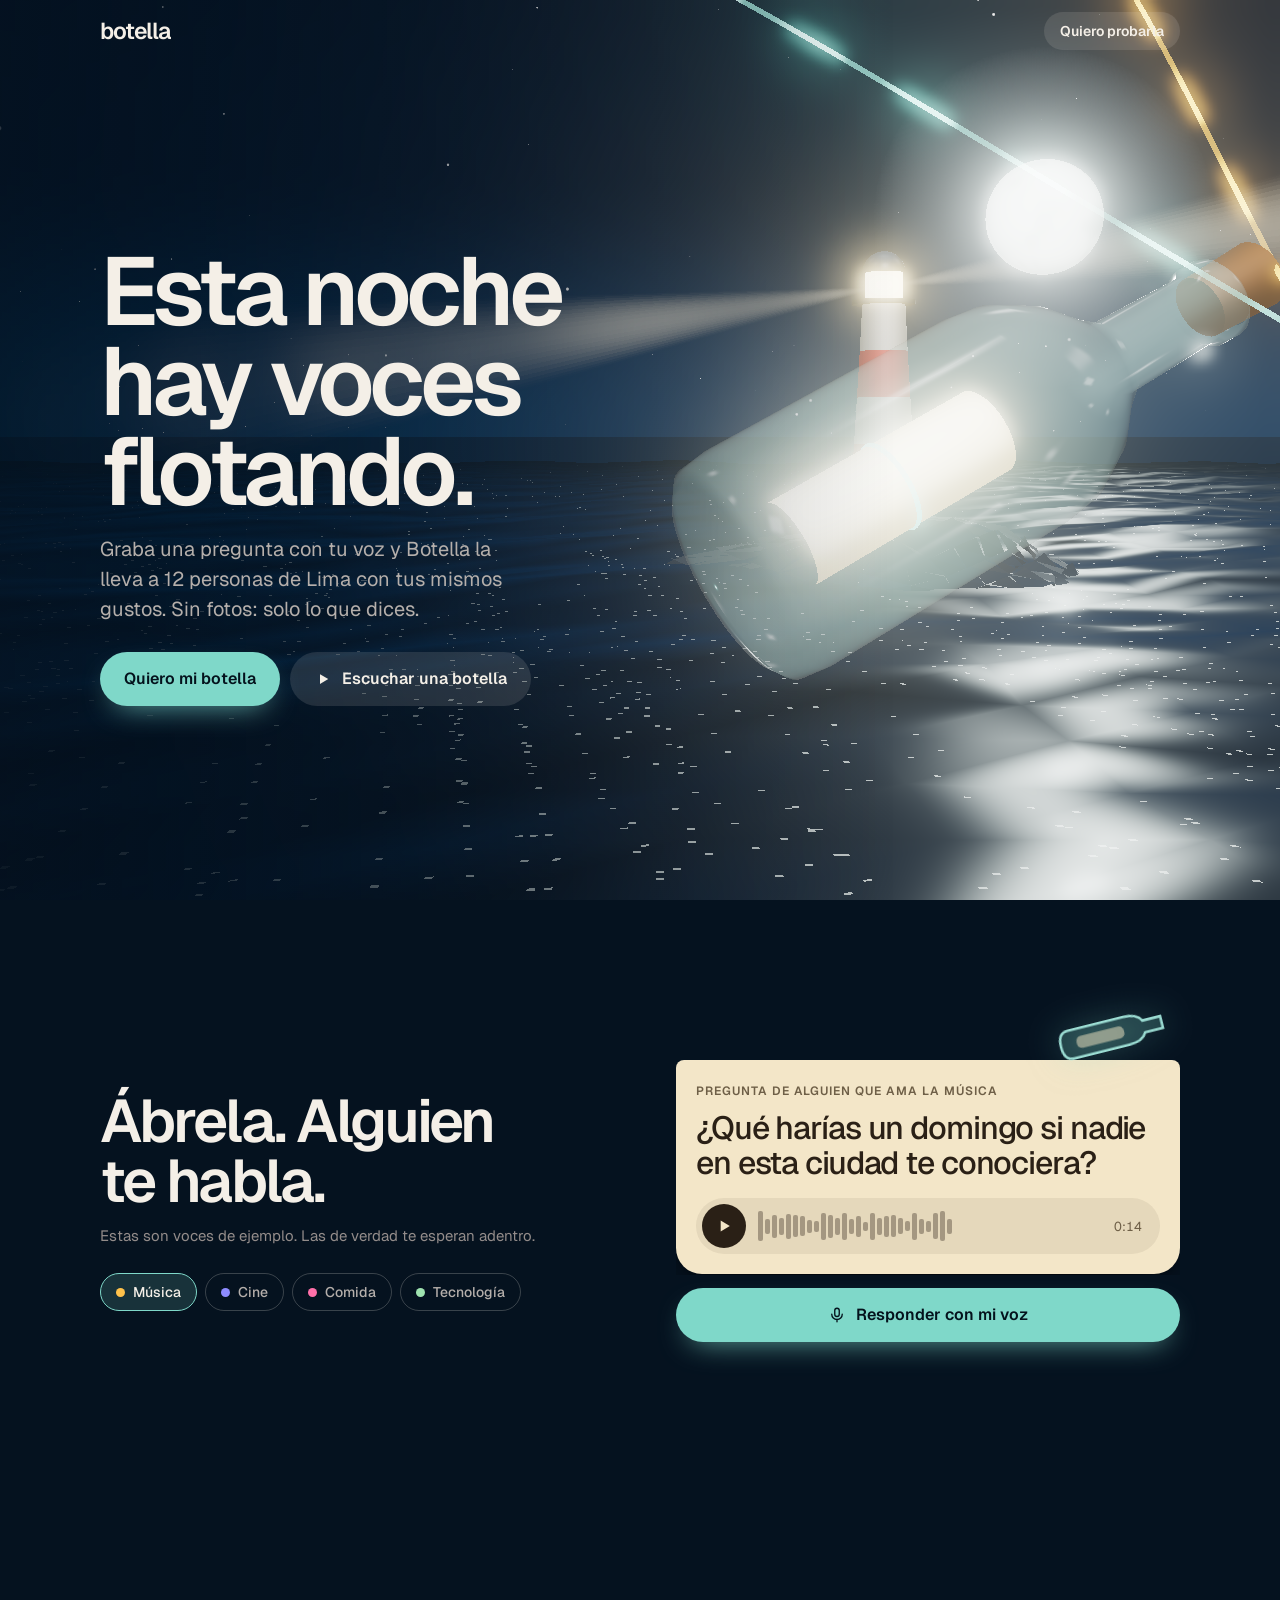
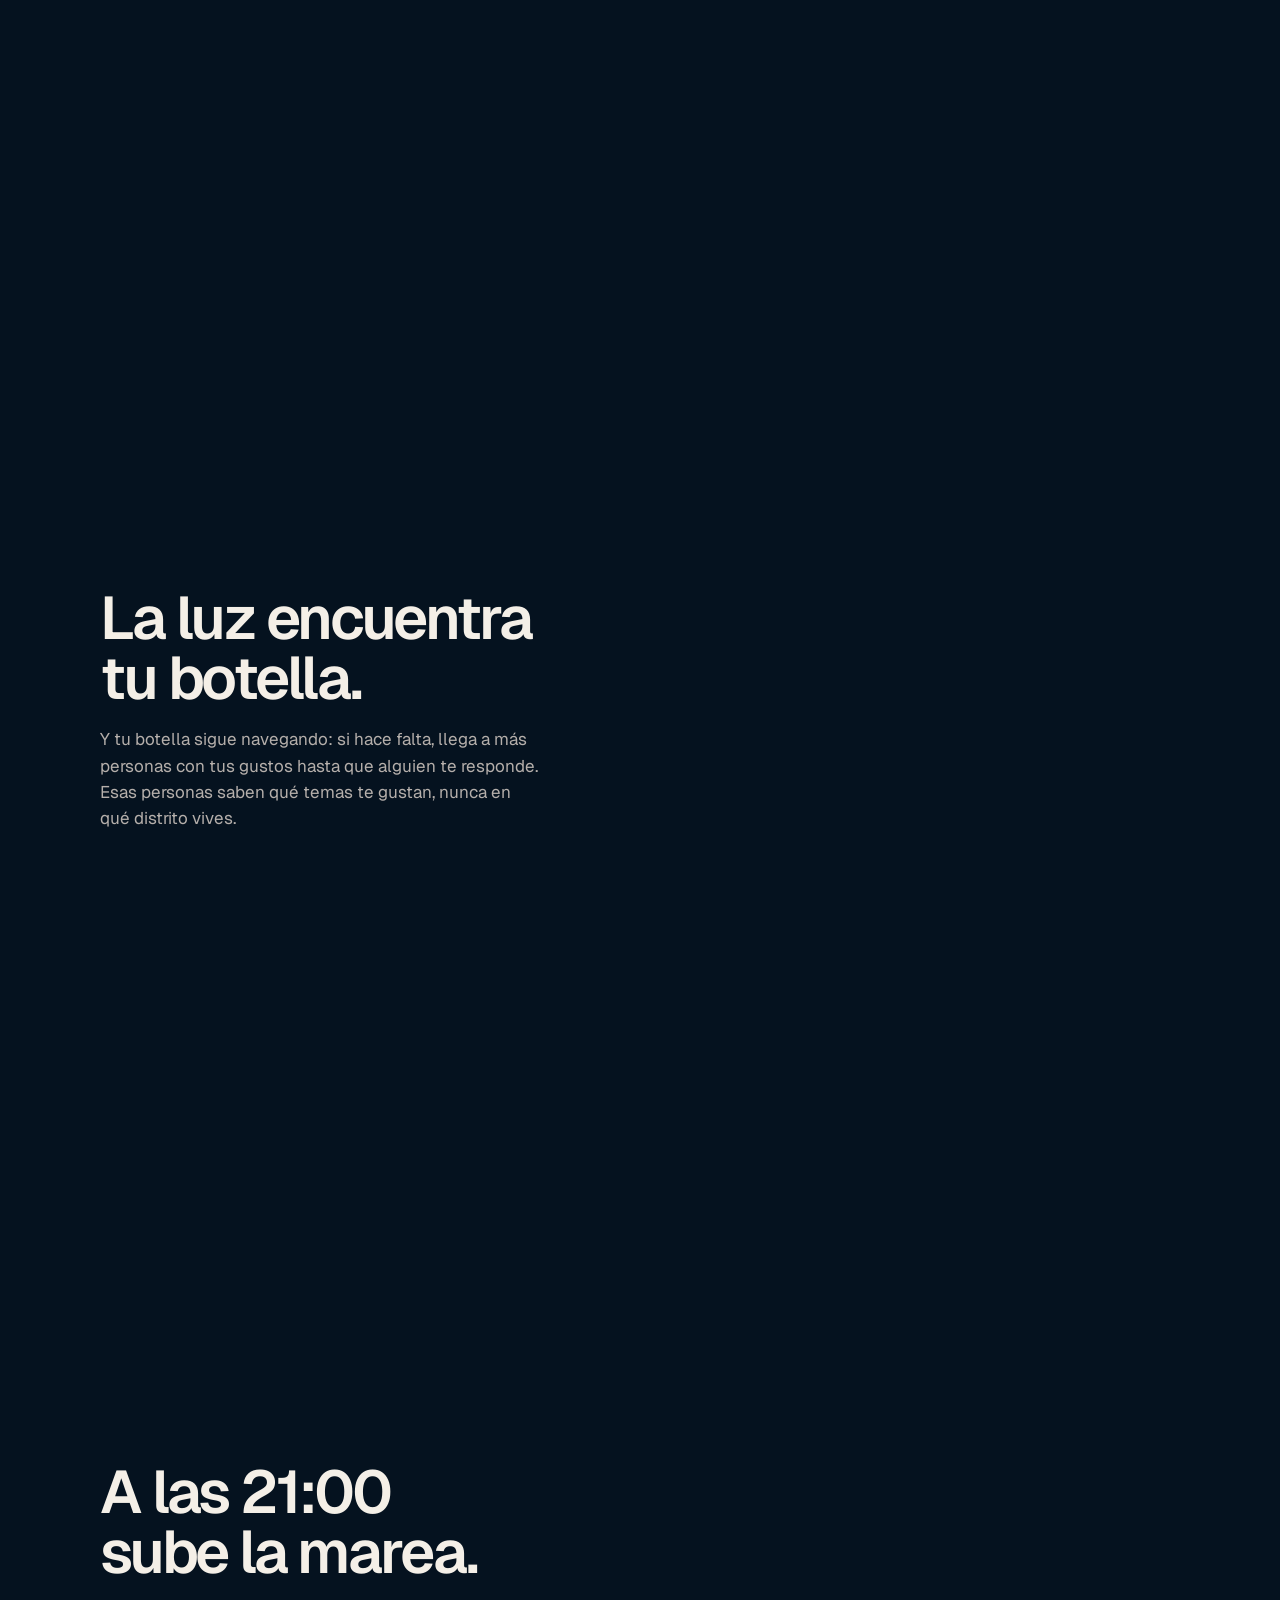
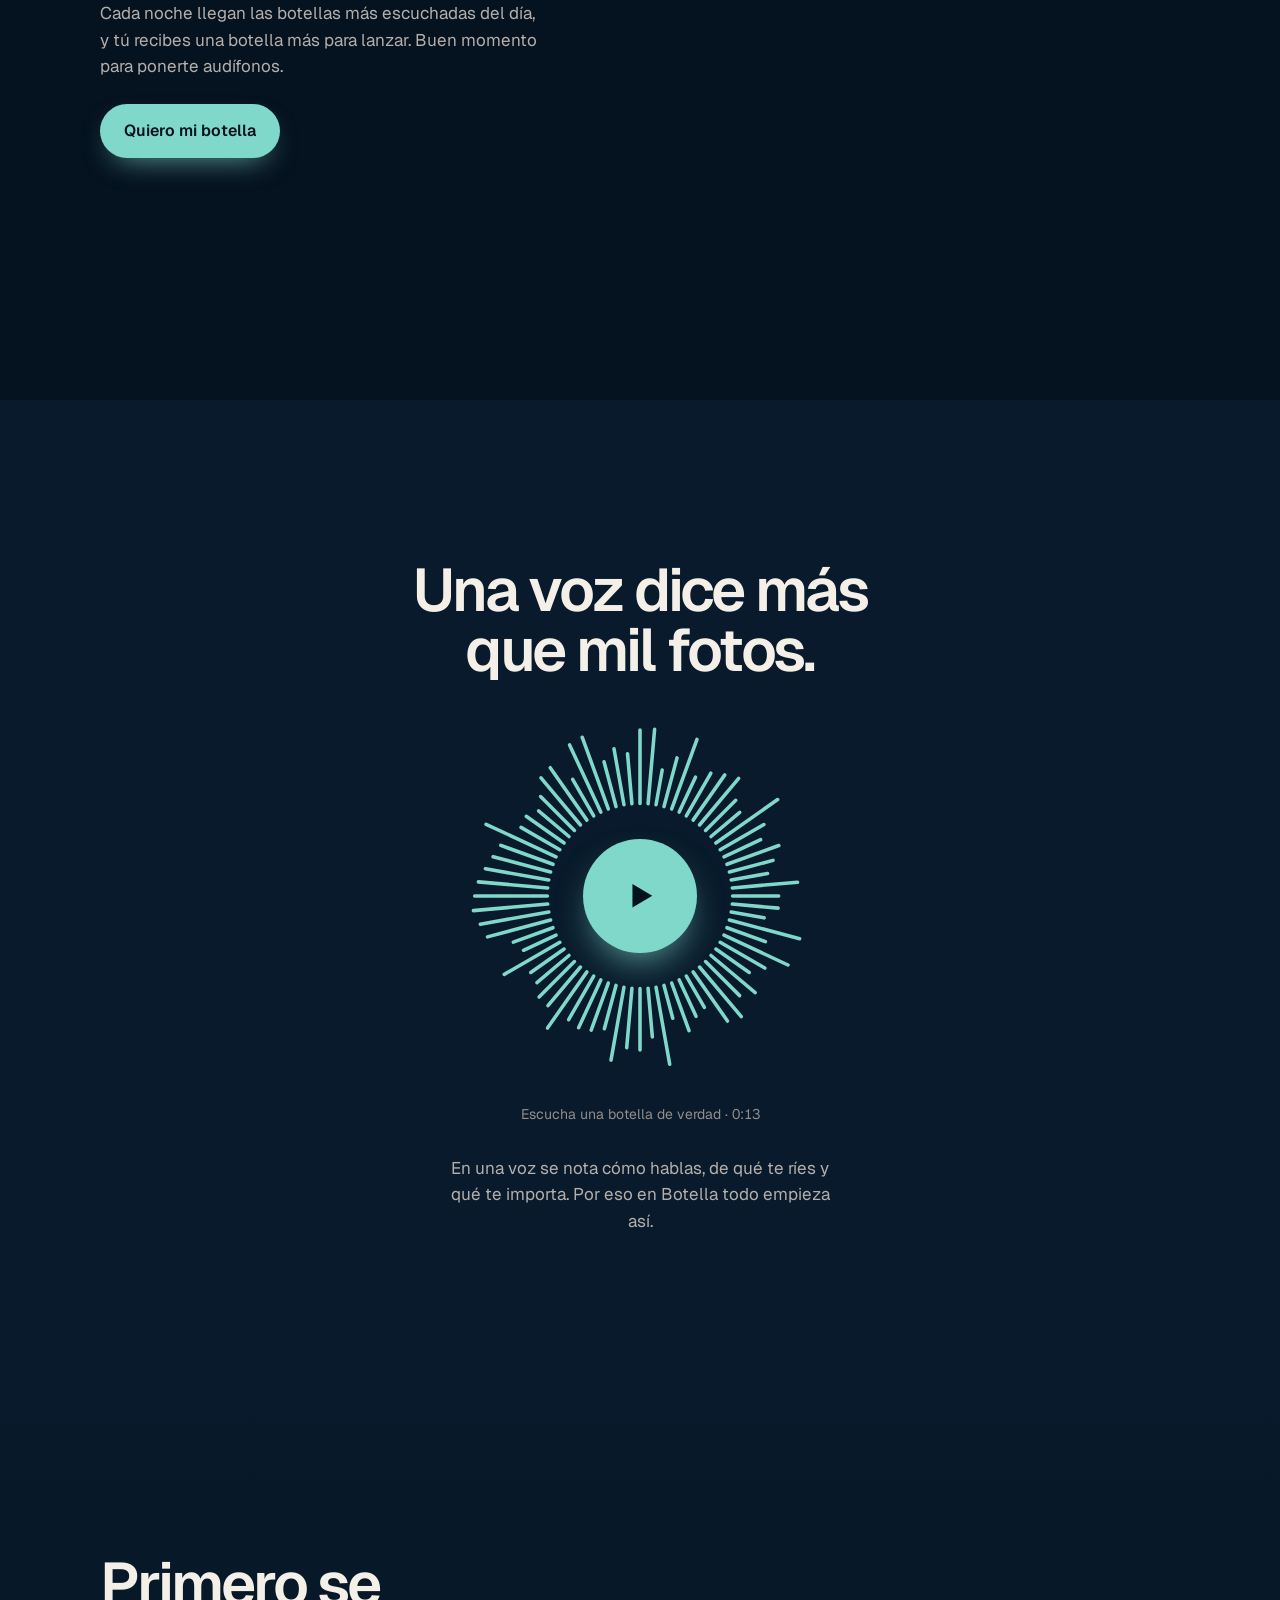
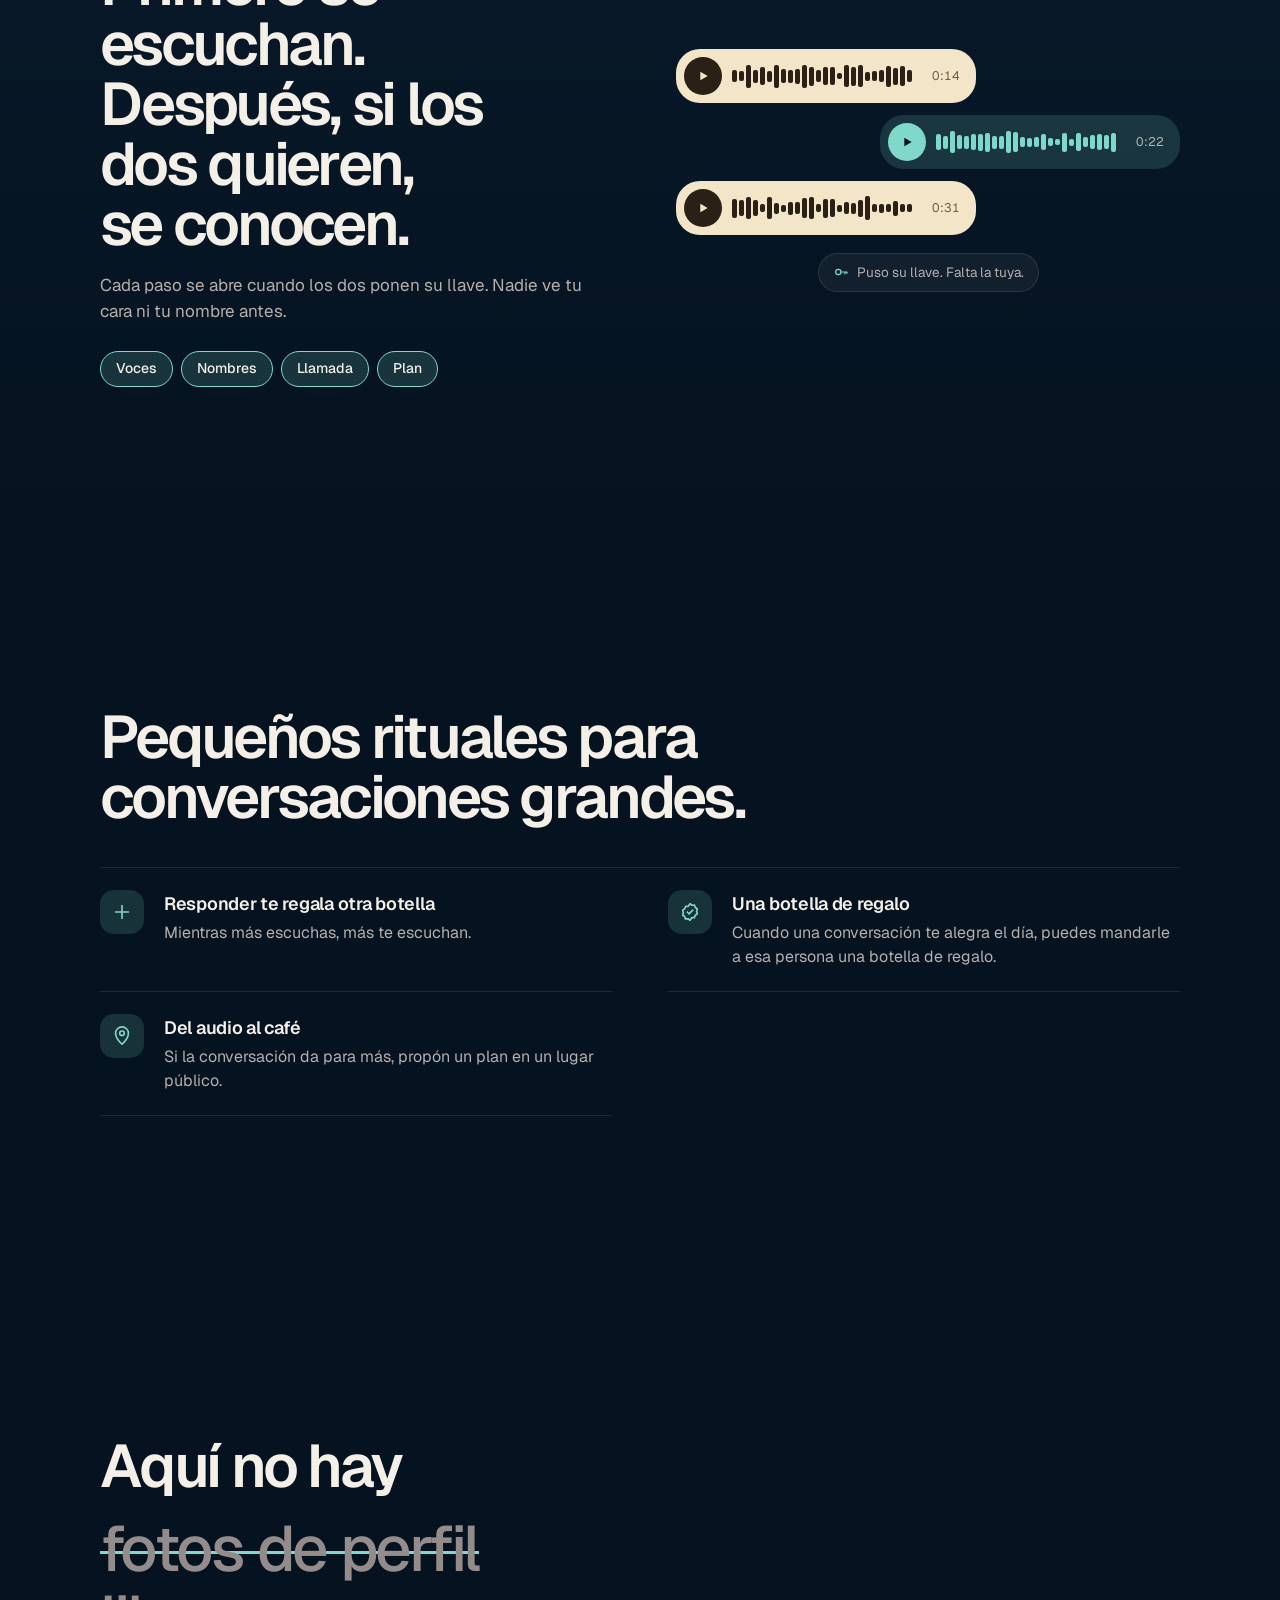
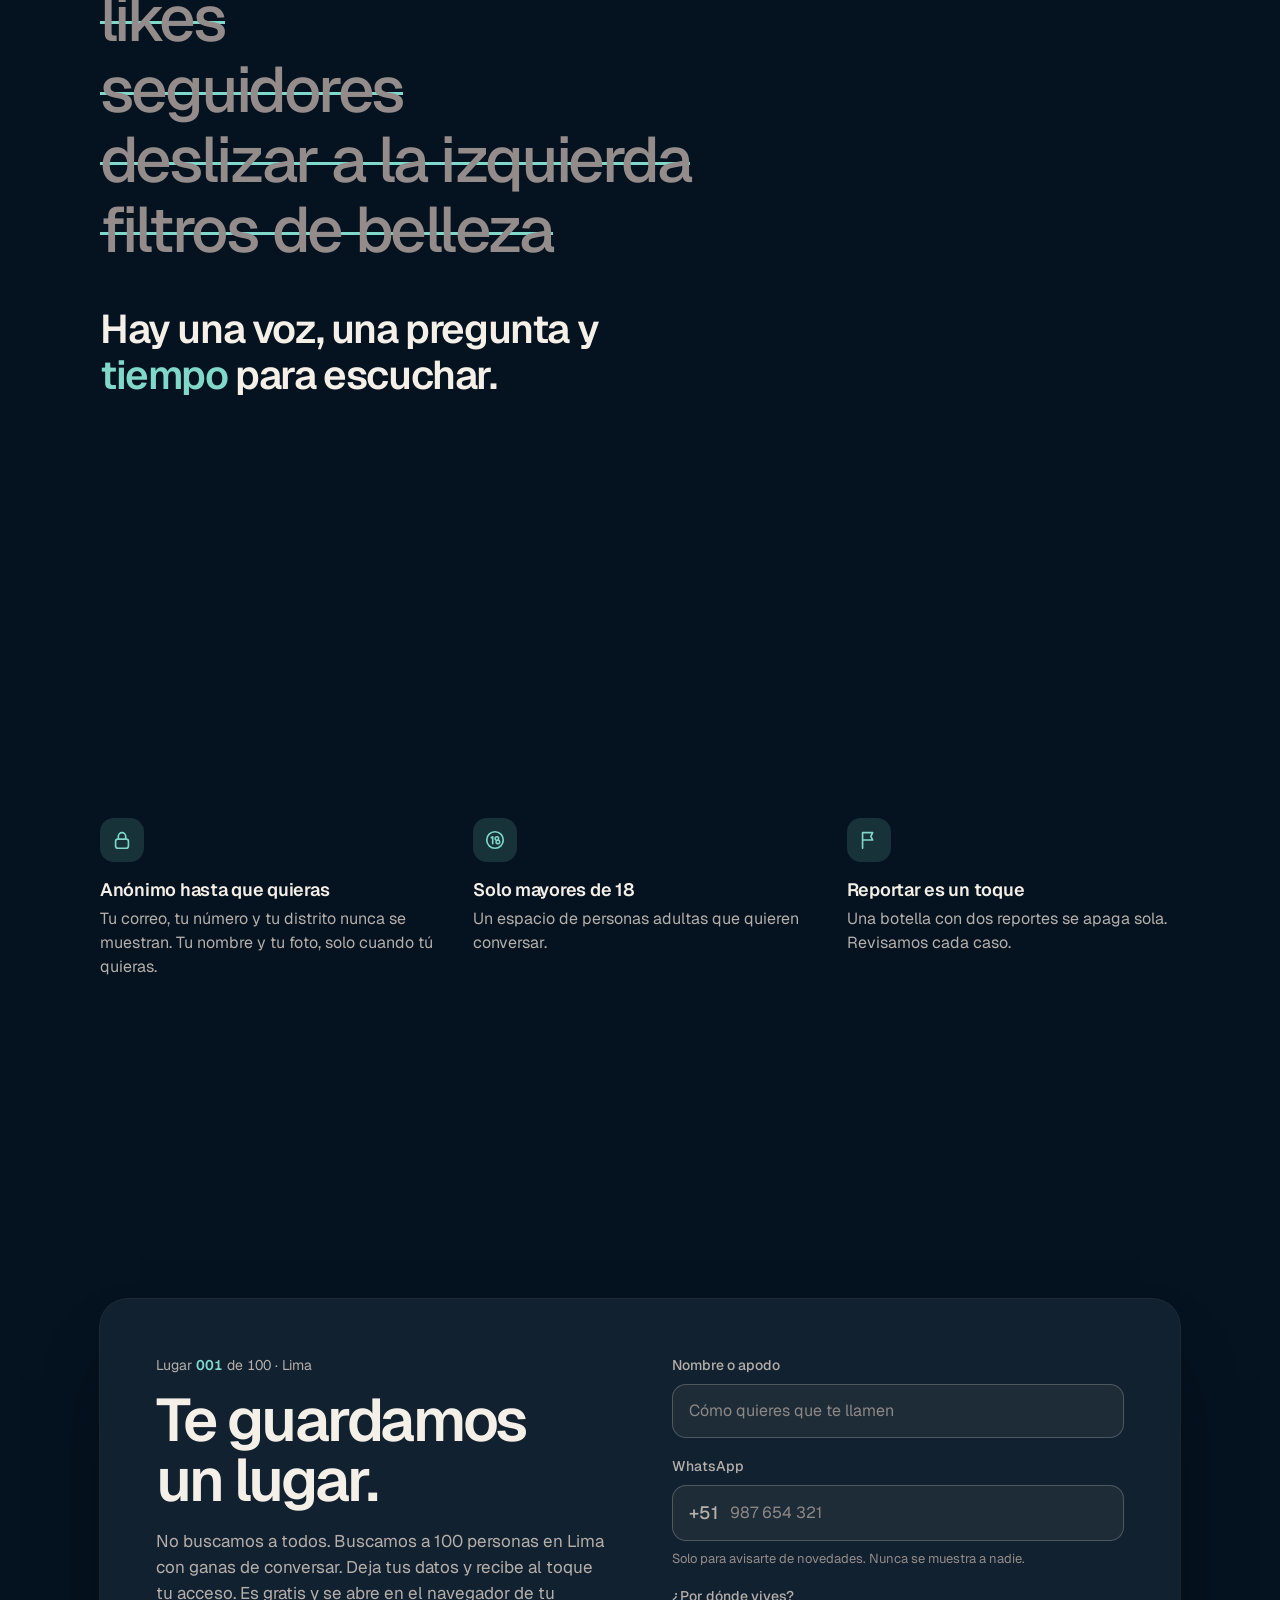
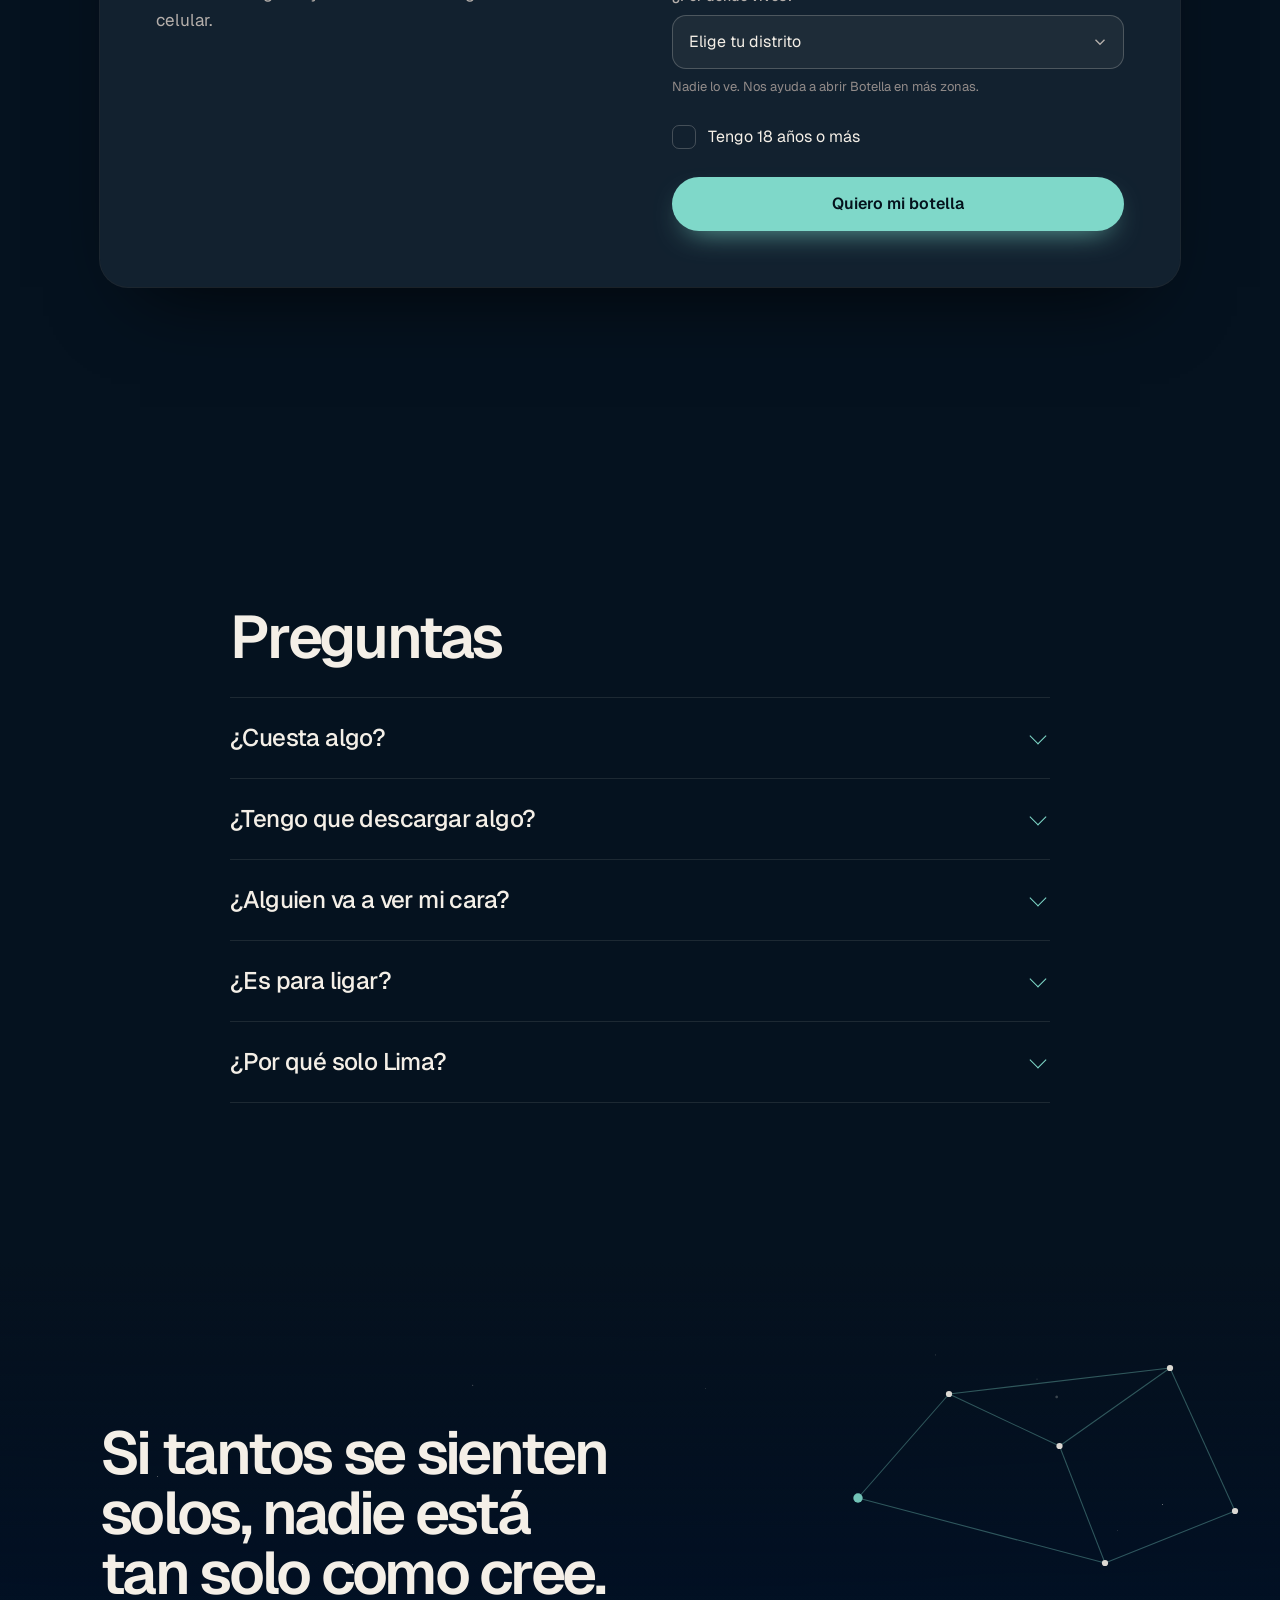
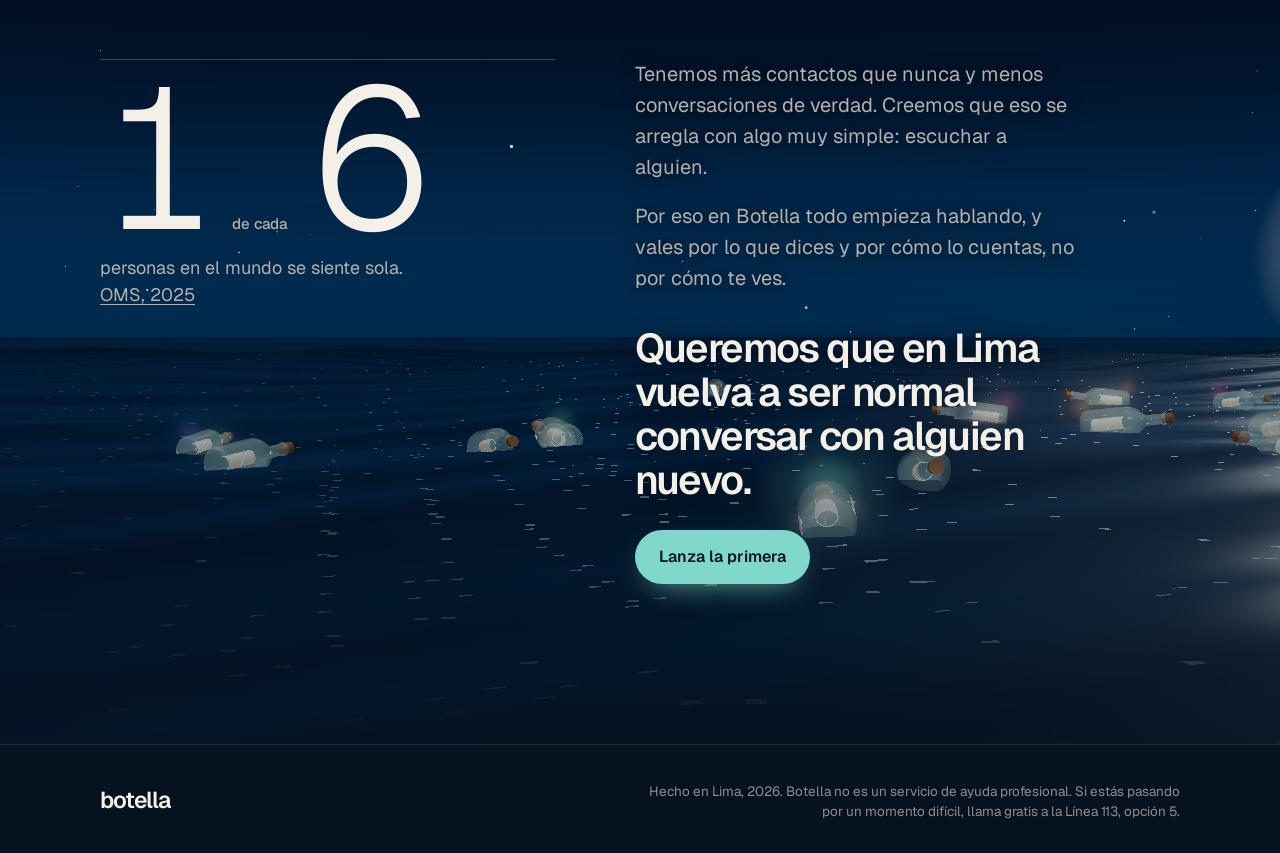
<file: index.html>
<!DOCTYPE html>
<html lang="es-PE" class="gl">
<head>
<meta charset="utf-8">
<meta name="viewport" content="width=device-width,initial-scale=1,viewport-fit=cover">
<title>Botella · Lanza tu voz al mar</title>
<meta name="description" content="Graba una pregunta con tu voz y lánzala al mar. Llega a 12 personas de Lima con tus gustos y quien quiere, te responde. Sin fotos, sin likes: vales por lo que dices.">
<meta name="theme-color" content="#05121F">
<link rel="icon" href="/icons/icon-192.png">
<link rel="apple-touch-icon" href="/icons/apple-touch-icon.png">
<link rel="canonical" href="https://botella-web-snowy.vercel.app/">
<meta property="og:type" content="website">
<meta property="og:locale" content="es_PE">
<meta property="og:site_name" content="Botella">
<meta property="og:url" content="https://botella-web-snowy.vercel.app/">
<meta property="og:title" content="Lanza tu voz al mar · Botella">
<meta property="og:description" content="Graba una pregunta con tu voz y 12 personas de Lima la escuchan. Te guardamos un lugar.">
<meta property="og:image" content="https://botella-web-snowy.vercel.app/og.png">
<meta property="og:image:width" content="1200">
<meta property="og:image:height" content="630">
<meta property="og:image:alt" content="Una botella que brilla en el mar de noche, bajo la luna. Texto: Lanza tu voz al mar.">
<meta name="twitter:card" content="summary_large_image">
<link rel="preconnect" href="https://fonts.googleapis.com">
<link rel="preconnect" href="https://fonts.gstatic.com" crossorigin>
<link rel="stylesheet" href="https://fonts.googleapis.com/css2?family=Geist:wght@300;400;500;600;700&display=swap">
<link rel="stylesheet" href="/site.css">
<script type="importmap">{"imports":{"three":"/3d/lib/three.module.min.js","three/addons/":"/3d/lib/jsm/"}}</script>
<link rel="modulepreload" href="/3d/lib/three.core.min.js">
</head>
<body>

<header class="bar" id="bar">
  <a href="#top" class="wm" aria-label="Botella, inicio">botella</a>
  <a href="#entrar" class="bar-cta">Quiero probarla</a>
</header>

<main id="top">

  <!-- Historia 3D (mezcla Sueño + Faro): un solo mar detrás de cuatro capítulos -->
  <div class="story" id="story">
  <canvas class="gl" id="gl" aria-hidden="true"></canvas><div class="gl-scrim" aria-hidden="true"></div>
  <section class="hero ch" aria-labelledby="h1">
    <svg class="sky" id="sky" aria-hidden="true"></svg>
    <div class="hero-bottle" aria-hidden="true"><div class="drift-b" id="drift-b"><div class="bob" id="hero-bottle"></div></div></div>
    <div class="hero-in wrap">
      <h1 id="h1" class="d-xl">Esta noche hay voces flotando.</h1>
      <p class="lead">Graba una pregunta con tu voz y Botella la lleva a 12 personas de Lima con tus mismos gustos. Sin fotos: solo lo que dices.</p>
      <div class="ctas">
        <a class="btn btn-a" href="#entrar">Quiero mi botella</a>
        <button class="btn btn-2" type="button" data-play="majo"><span class="ico" data-ico="play"></span><span class="listen-t">Escuchar una botella</span></button>
      </div>
    </div>
  </section>

  <!-- Abrir una botella -->
  <section class="sec open ch" id="voces" aria-labelledby="h-open">
    <div class="wrap open-in">
      <div class="open-copy">
        <h2 id="h-open" class="d-lg">Ábrela. Alguien te habla.</h2>
        <p class="note">Estas son voces de ejemplo. Las de verdad te esperan adentro.</p>
        <div class="topics" role="tablist" aria-label="Elige una botella" id="topics"></div>
      </div>
      <div class="open-card">
        <div class="pop" id="pop" aria-hidden="true"></div>
        <article class="paper" id="paper" aria-live="polite">
          <p class="paper-m" id="paper-m">Pregunta de alguien que ama la música</p>
          <p class="paper-q" id="paper-q">¿Qué harías un domingo si nadie en esta ciudad te conociera?</p>
          <button class="player" type="button" id="player" aria-label="Escuchar esta botella">
            <span class="pb"><span class="ico" data-ico="play"></span></span>
            <span class="wv" id="paper-wv"></span>
            <span class="t" id="paper-t">0:14</span>
          </button>
        </article>
        <a class="btn btn-a btn-full" href="#entrar"><span class="ico" data-ico="mic"></span>Responder con mi voz</a>
      </div>
    </div>
  </section>

  <!-- La luz encuentra tu botella (8 + 4) -->
  <section class="sec reach ch" aria-labelledby="h-reach">
    <div class="wrap">
      <h2 id="h-reach" class="d-lg">La luz encuentra tu botella.</h2>
      <p class="sec-p">Y tu botella sigue navegando: si hace falta, llega a más personas con tus gustos hasta que alguien te responde. Esas personas saben qué temas te gustan, nunca en qué distrito vives.</p>
    </div>
  </section>

  <!-- La marea de las 21:00 -->
  <section class="sec ch ch-tide" aria-labelledby="h-tide">
    <div class="wrap">
      <h2 id="h-tide" class="d-lg">A las 21:00 sube la marea.</h2>
      <p class="sec-p">Cada noche llegan las botellas más escuchadas del día, y tú recibes una botella más para lanzar. Buen momento para ponerte audífonos.</p>
      <div class="ctas"><a class="btn btn-a" href="#entrar">Quiero mi botella</a></div>
    </div>
  </section>
  </div>

  <!-- Anillo de voz -->
  <section class="sec ring-sec" id="voz" aria-labelledby="h-voz">
    <div class="wrap ring-in">
      <h2 id="h-voz" class="d-lg">Una voz dice más que mil fotos.</h2>
      <div class="ring-wrap">
        <span class="sonar" aria-hidden="true"></span><span class="sonar s2" aria-hidden="true"></span>
        <svg class="ring" id="ring" viewBox="-160 -160 320 320" aria-hidden="true"></svg>
        <button class="ring-play" type="button" data-play="leo" aria-label="Escuchar una voz de verdad"><span class="ico" data-ico="play"></span></button>
      </div>
      <p class="ring-cap" id="ring-cap">Escucha una botella de verdad · 0:13</p>
      <p class="sec-p">En una voz se nota cómo hablas, de qué te ríes y qué te importa. Por eso en Botella todo empieza así.</p>
    </div>
  </section>

  <!-- La conversación -->
  <section class="sec chat-sec" id="como" aria-labelledby="h-chat">
    <div class="wrap chat-in">
      <div>
        <h2 id="h-chat" class="d-lg">Primero se escuchan. Después, si los dos quieren, se conocen.</h2>
        <p class="sec-p">Cada paso se abre cuando los dos ponen su llave. Nadie ve tu cara ni tu nombre antes.</p>
        <ol class="stages" id="stages" aria-label="Pasos de una conversación">
          <li class="on">Voces</li><li>Nombres</li><li>Llamada</li><li>Plan</li>
        </ol>
      </div>
      <div class="chat" id="chat" aria-hidden="true">
        <div class="bub them"><span class="pb"><span class="ico" data-ico="play"></span></span><span class="wv" data-seed="3"></span><span class="t">0:14</span></div>
        <div class="bub me"><span class="pb"><span class="ico" data-ico="play"></span></span><span class="wv" data-seed="8"></span><span class="t">0:22</span></div>
        <div class="bub them"><span class="pb"><span class="ico" data-ico="play"></span></span><span class="wv" data-seed="13"></span><span class="t">0:31</span></div>
        <div class="key-row"><span class="key-pill"><span class="ico" data-ico="key"></span>Puso su llave. Falta la tuya.</span></div>
      </div>
    </div>
  </section>


  <!-- Rituales -->
  <section class="sec rituals" aria-labelledby="h-rit">
    <div class="wrap">
      <h2 id="h-rit" class="d-lg">Pequeños rituales para conversaciones grandes.</h2>
      <ul class="rit">
        <li><span class="rit-i" data-ico="plus"></span><div><h3>Responder te regala otra botella</h3><p>Mientras más escuchas, más te escuchan.</p></div></li>
        <li><span class="rit-i" data-ico="seal"></span><div><h3>Una botella de regalo</h3><p>Cuando una conversación te alegra el día, puedes mandarle a esa persona una botella de regalo.</p></div></li>
        <li><span class="rit-i" data-ico="pin"></span><div><h3>Del audio al café</h3><p>Si la conversación da para más, propón un plan en un lugar público.</p></div></li>
      </ul>
    </div>
  </section>

  <!-- Lo que no hay -->
  <section class="sec off" aria-labelledby="h-off">
    <div class="wrap">
      <h2 id="h-off" class="d-lg off-h">Aquí no hay</h2>
      <ul class="strike">
        <li><s>fotos de perfil</s></li><li><s>likes</s></li><li><s>seguidores</s></li><li><s>deslizar a la izquierda</s></li><li><s>filtros de belleza</s></li>
      </ul>
      <p class="off-yes">Hay una voz, una pregunta y <b>tiempo</b> para escuchar.</p>
    </div>
  </section>

  <!-- Seguridad -->
  <section class="sec calm" aria-labelledby="h-calm">
    <div class="wrap">
      <h2 id="h-calm" class="d-lg">Aquí se cuida la conversación.</h2>
      <div class="calm-grid">
        <div><span class="rit-i" data-ico="lock"></span><h3>Anónimo hasta que quieras</h3><p>Tu correo, tu número y tu distrito nunca se muestran. Tu nombre y tu foto, solo cuando tú quieras.</p></div>
        <div><span class="rit-i" data-ico="adult"></span><h3>Solo mayores de 18</h3><p>Un espacio de personas adultas que quieren conversar.</p></div>
        <div><span class="rit-i" data-ico="flag"></span><h3>Reportar es un toque</h3><p>Una botella con dos reportes se apaga sola. Revisamos cada caso.</p></div>
      </div>
    </div>
  </section>

  <!-- Registro -->
  <section class="sec join" id="entrar" aria-labelledby="h-join">
    <div class="wrap">
      <div class="sheet">
        <div class="sheet-head">
          <p class="pass">Lugar <b id="pass-no">001</b> de 100 · Lima</p>
          <h2 id="h-join" class="d-lg">Te guardamos un lugar.</h2>
          <p class="sec-p">No buscamos a todos. Buscamos a 100 personas en Lima con ganas de conversar. Deja tus datos y recibe al toque tu acceso. Es gratis y se abre en el navegador de tu celular.</p>
          <p class="left" id="left" hidden></p>
        </div>

        <form id="form" class="form" novalidate>
          <label class="f"><span>Nombre o apodo</span><input name="name" autocomplete="given-name" maxlength="60" required placeholder="Cómo quieres que te llamen"></label>
          <label class="f"><span>WhatsApp</span><span class="tel"><b>+51</b><input name="phone" type="tel" inputmode="tel" autocomplete="tel-national" maxlength="20" required placeholder="987 654 321"></span><small>Solo para avisarte de novedades. Nunca se muestra a nadie.</small></label>
          <label class="f"><span>¿Por dónde vives?</span>
            <select name="district">
              <option value="">Elige tu distrito</option>
              <option>Barranco</option><option>Miraflores</option><option>San Isidro</option><option>Surco</option><option>Lince</option><option>Magdalena</option><option>Jesús María</option><option>Pueblo Libre</option><option>San Miguel</option><option>San Borja</option><option>La Molina</option><option>Chorrillos</option><option>Lima Centro</option><option>Los Olivos</option><option>Otro distrito</option>
            </select>
            <small>Nadie lo ve. Nos ayuda a abrir Botella en más zonas.</small>
          </label>
          <button type="button" class="check" role="checkbox" aria-checked="false" id="adult"><span class="box"><svg viewBox="0 0 24 24" aria-hidden="true"><path d="M5 12.5l4.5 4.5L19 7.5"/></svg></span><span>Tengo 18 años o más</span></button>
          <p class="err" id="err" role="alert" aria-live="assertive"></p>
          <button class="btn btn-a btn-full" type="submit" id="go"><span>Quiero mi botella</span></button>
        </form>

        <div class="done" id="done" hidden aria-live="polite">
          <canvas class="gl-done" id="gl-done" aria-hidden="true"></canvas>
          <p class="pass" id="done-eye">Listo</p>
          <h3 class="d-lg" id="done-h"></h3>
          <p class="sec-p" id="done-p"></p>
          <div id="done-access">
            <a class="btn btn-a btn-full" id="open" href="https://botella-app.vercel.app/?c=BOTELLA-01">Abrir Botella</a>
            <p class="code">Código de invitación: <b id="code">BOTELLA-01</b></p>
            <ol class="tips">
              <li>Ábrela en tu celular, en Safari o Chrome.</li>
              <li>Crea tu cuenta con correo y contraseña. El código ya va puesto.</li>
              <li>Agrégala a tu pantalla de inicio para tenerla como una app.</li>
            </ol>
          </div>
          <div class="share">
            <p>¿A quién le mandarías una botella?</p>
            <a class="btn btn-2 btn-full" id="wa" href="#" target="_blank" rel="noopener">Invitar por WhatsApp</a>
          </div>
        </div>
      </div>
    </div>
  </section>

  <!-- Preguntas -->
  <section class="sec faq" aria-labelledby="h-faq">
    <div class="wrap">
      <h2 id="h-faq" class="d-lg">Preguntas</h2>
      <details><summary>¿Cuesta algo?</summary><p>No. Mientras armamos Botella con los primeros 100 de Lima, todo es gratis.</p></details>
      <details><summary>¿Tengo que descargar algo?</summary><p>No. Botella se abre en el navegador de tu celular. Si quieres, la agregas a tu pantalla de inicio y queda como una app.</p></details>
      <details><summary>¿Alguien va a ver mi cara?</summary><p>Al principio no: los demás solo escuchan tu voz y saben qué temas te gustan. Tu foto y tu nombre se muestran solo si los dos ponen su llave, después de haber conversado.</p></details>
      <details><summary>¿Es para ligar?</summary><p>Es para conversar. Lo que nazca de ahí, una amistad, un plan o algo más, es cosa de ustedes.</p></details>
      <details><summary>¿Por qué solo Lima?</summary><p>Porque queremos que una buena conversación pueda terminar en un café, en un malecón o en un huarique de verdad.</p></details>
    </div>
  </section>

  <!-- Por qué -->
  <section class="sec why" id="por-que" aria-labelledby="h-why">
    <svg class="sky sky-low" id="sky2" aria-hidden="true"></svg>
    <canvas class="gl-why" id="gl-why" aria-hidden="true"></canvas>
    <svg class="const" id="const" viewBox="0 0 400 220" aria-hidden="true"></svg>
    <div class="wrap why-in">
      <h2 id="h-why" class="d-lg">Si tantos se sienten solos, nadie está tan solo como cree.</h2>
      <div class="why-grid">
        <figure class="stat">
          <p class="stat-n">1<small>de cada</small><span id="six">6</span></p>
          <figcaption>personas en el mundo se siente sola. <a href="https://www.who.int/es/news-room/30-06-2025-social-connection-linked-to-improved-heath-and-reduced-risk-of-early-death" target="_blank" rel="noopener">OMS, 2025</a></figcaption>
        </figure>
        <div class="prose">
          <p>Tenemos más contactos que nunca y menos conversaciones de verdad. Creemos que eso se arregla con algo muy simple: escuchar a alguien.</p>
          <p>Por eso en Botella todo empieza hablando, y vales por lo que dices y por cómo lo cuentas, no por cómo te ves.</p>
          <p class="big">Queremos que en Lima vuelva a ser normal conversar con alguien nuevo.</p>
          <a class="btn btn-a" href="#entrar">Lanza la primera</a>
        </div>
      </div>
    </div>
  </section>

</main>

<footer class="foot">
  <div class="wrap foot-in">
    <span class="wm">botella</span>
    <p>Hecho en Lima, 2026. Botella no es un servicio de ayuda profesional. Si estás pasando por un momento difícil, llama gratis a la Línea 113, opción 5.</p>
  </div>
</footer>

<audio id="au" preload="none"></audio>
<script nomodule>document.documentElement.classList.remove("gl")</script>
<script src="/config.js"></script>
<script src="/site.js"></script>
<script type="module" src="/3d/home.js"></script>
<script type="module">addEventListener("load", () => import("/3d/cierre.js"), { once: true });</script>
</body>
</html>
</file>
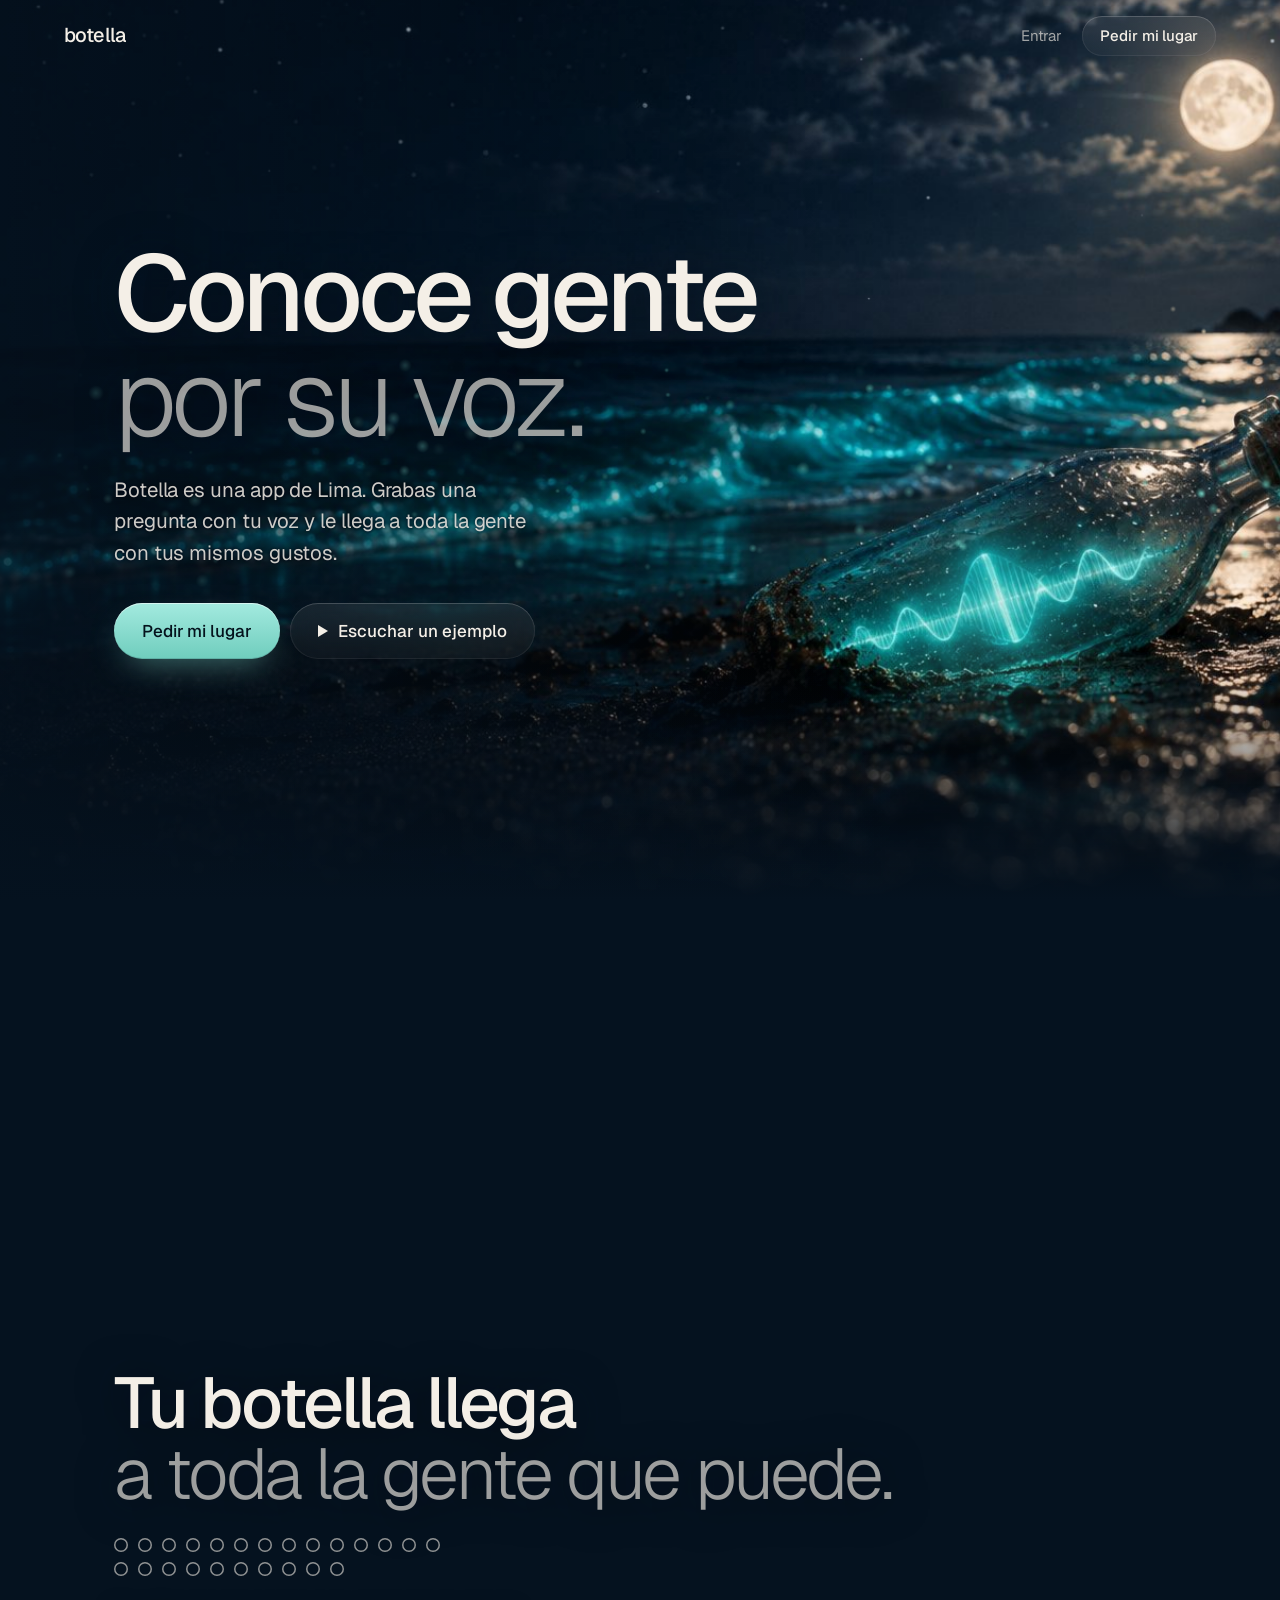
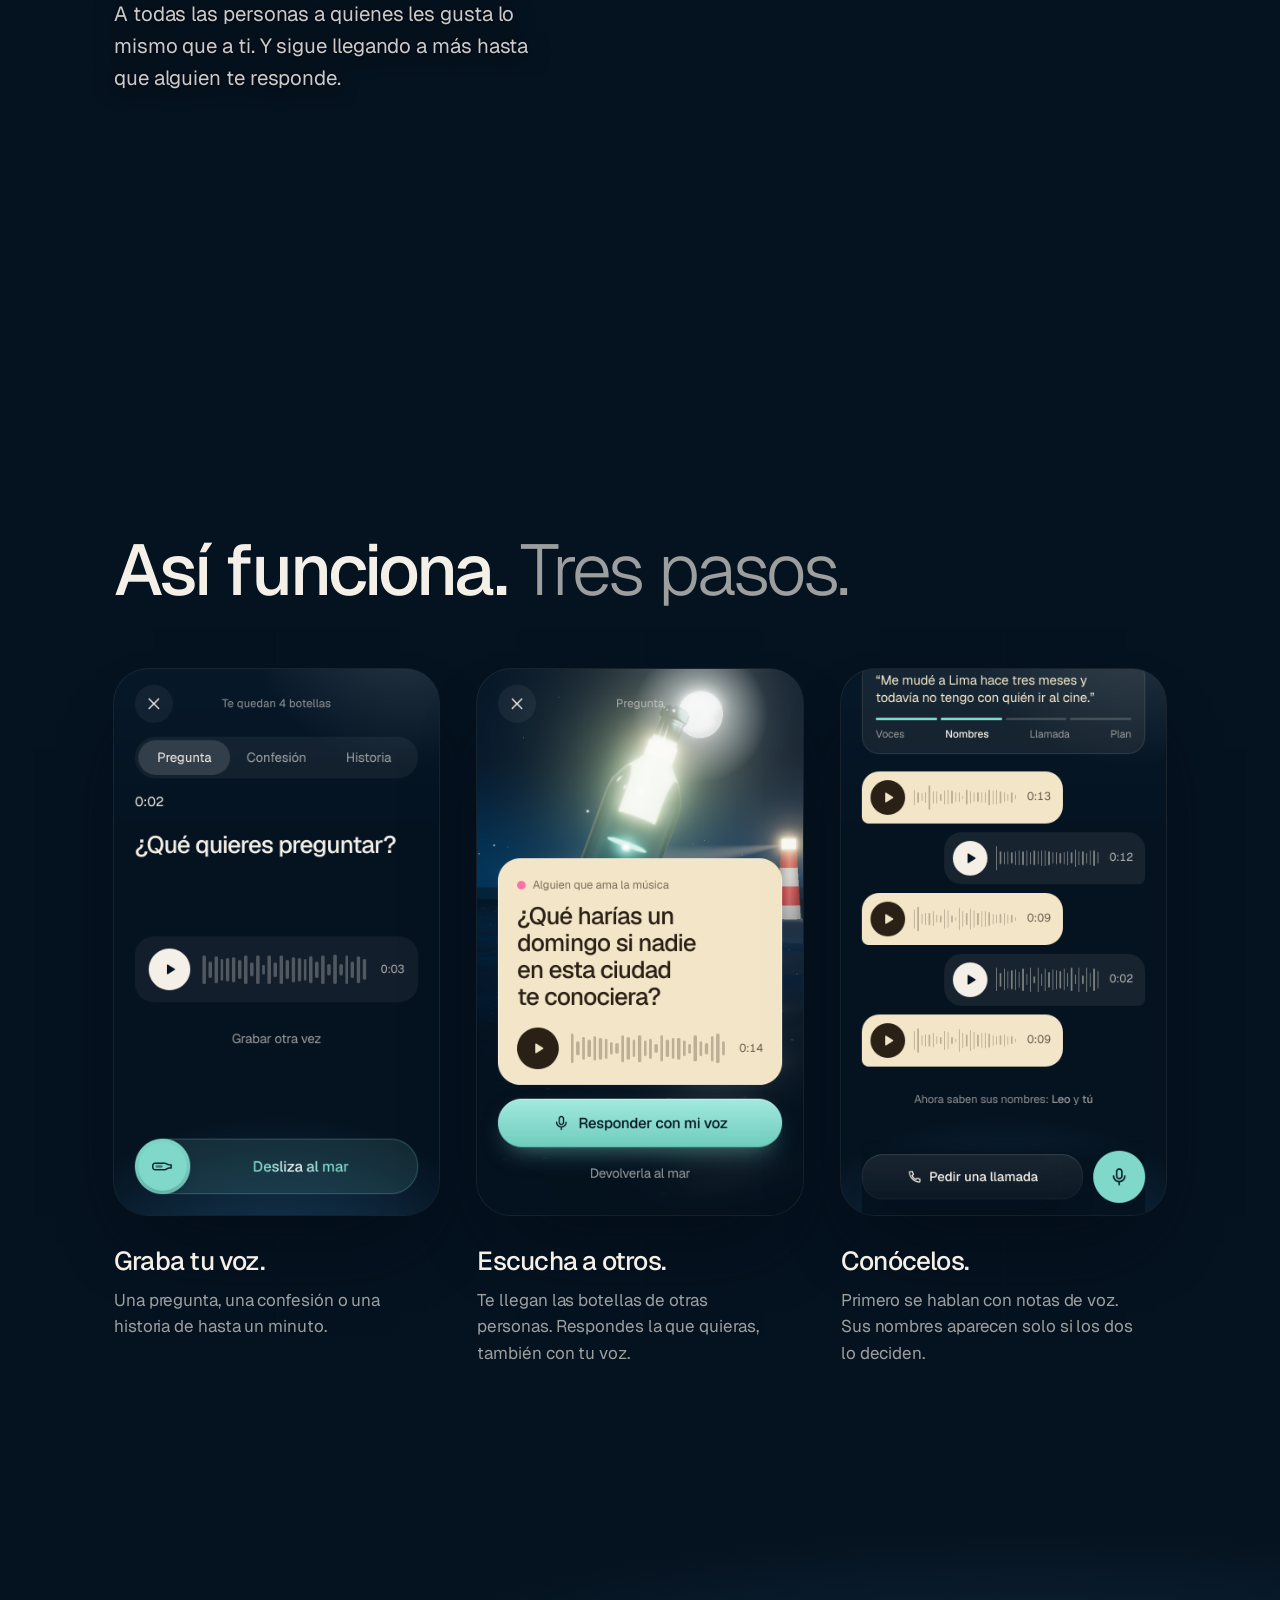
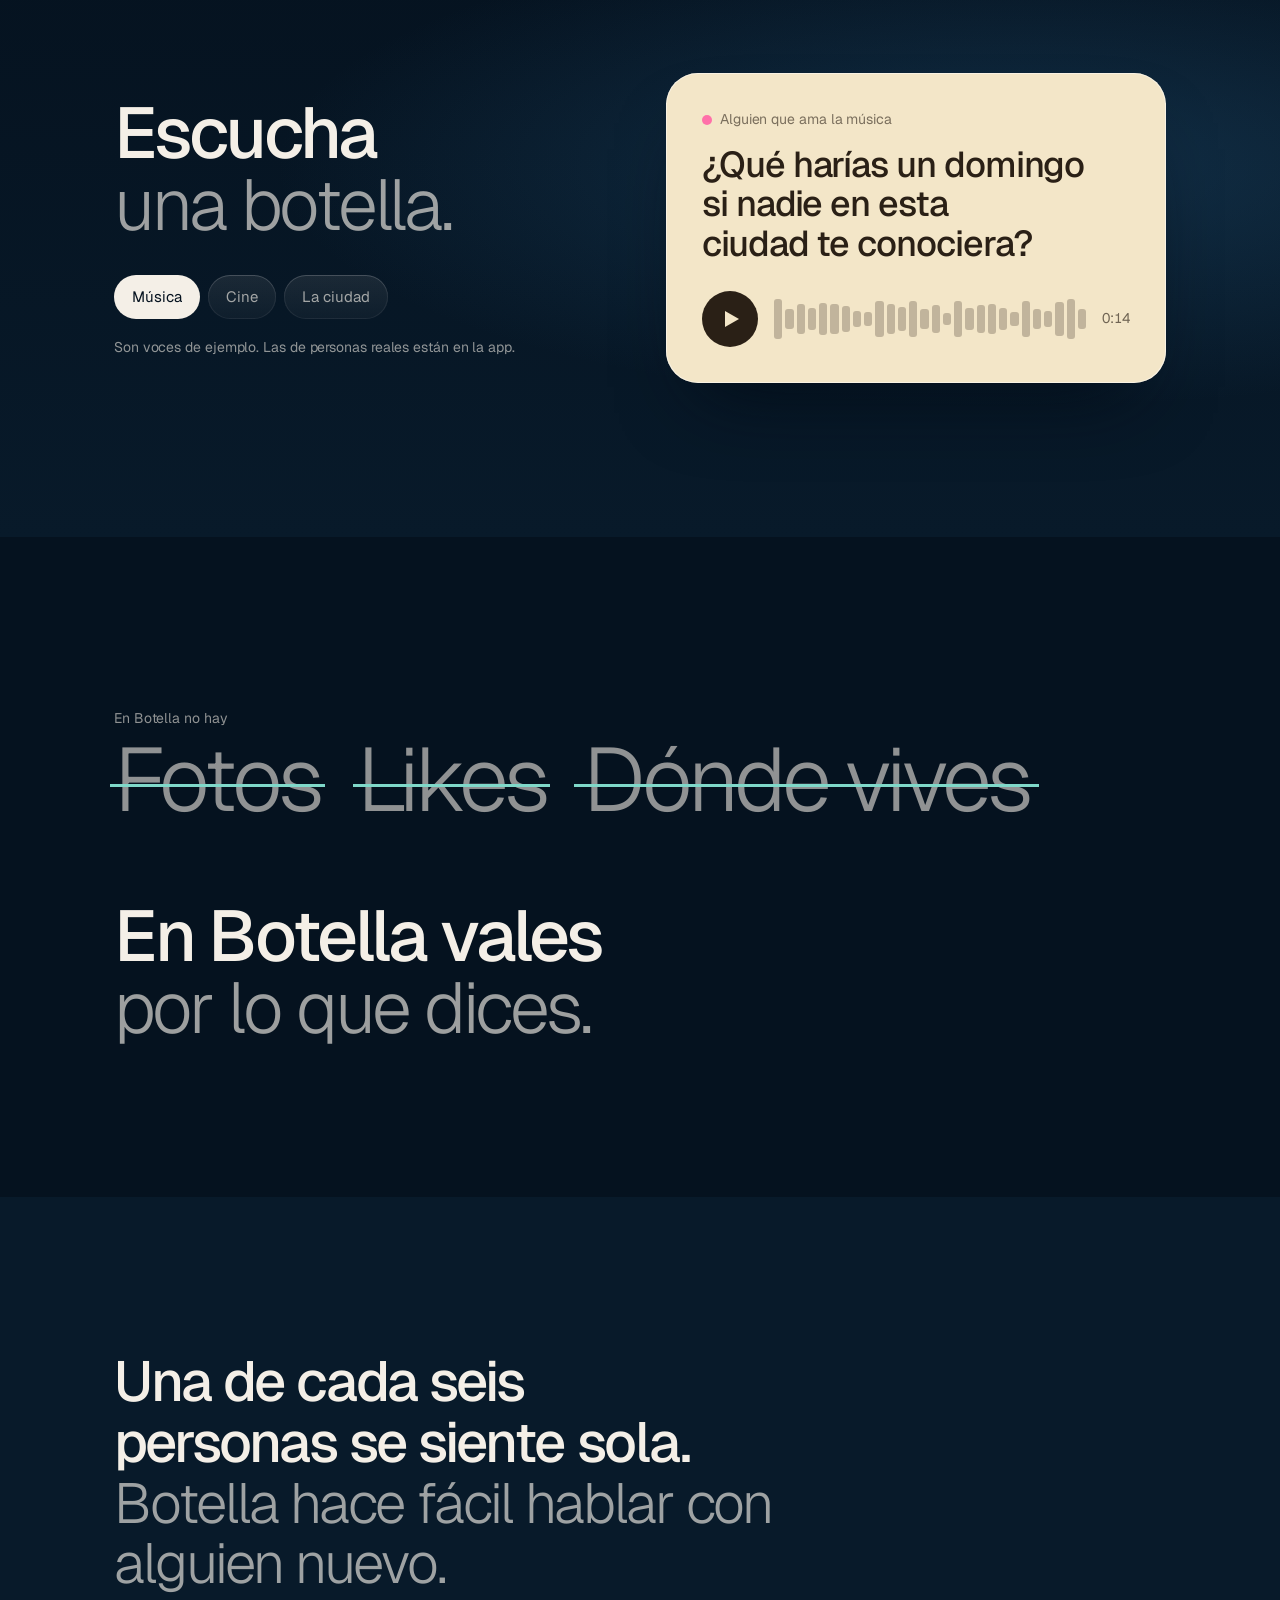
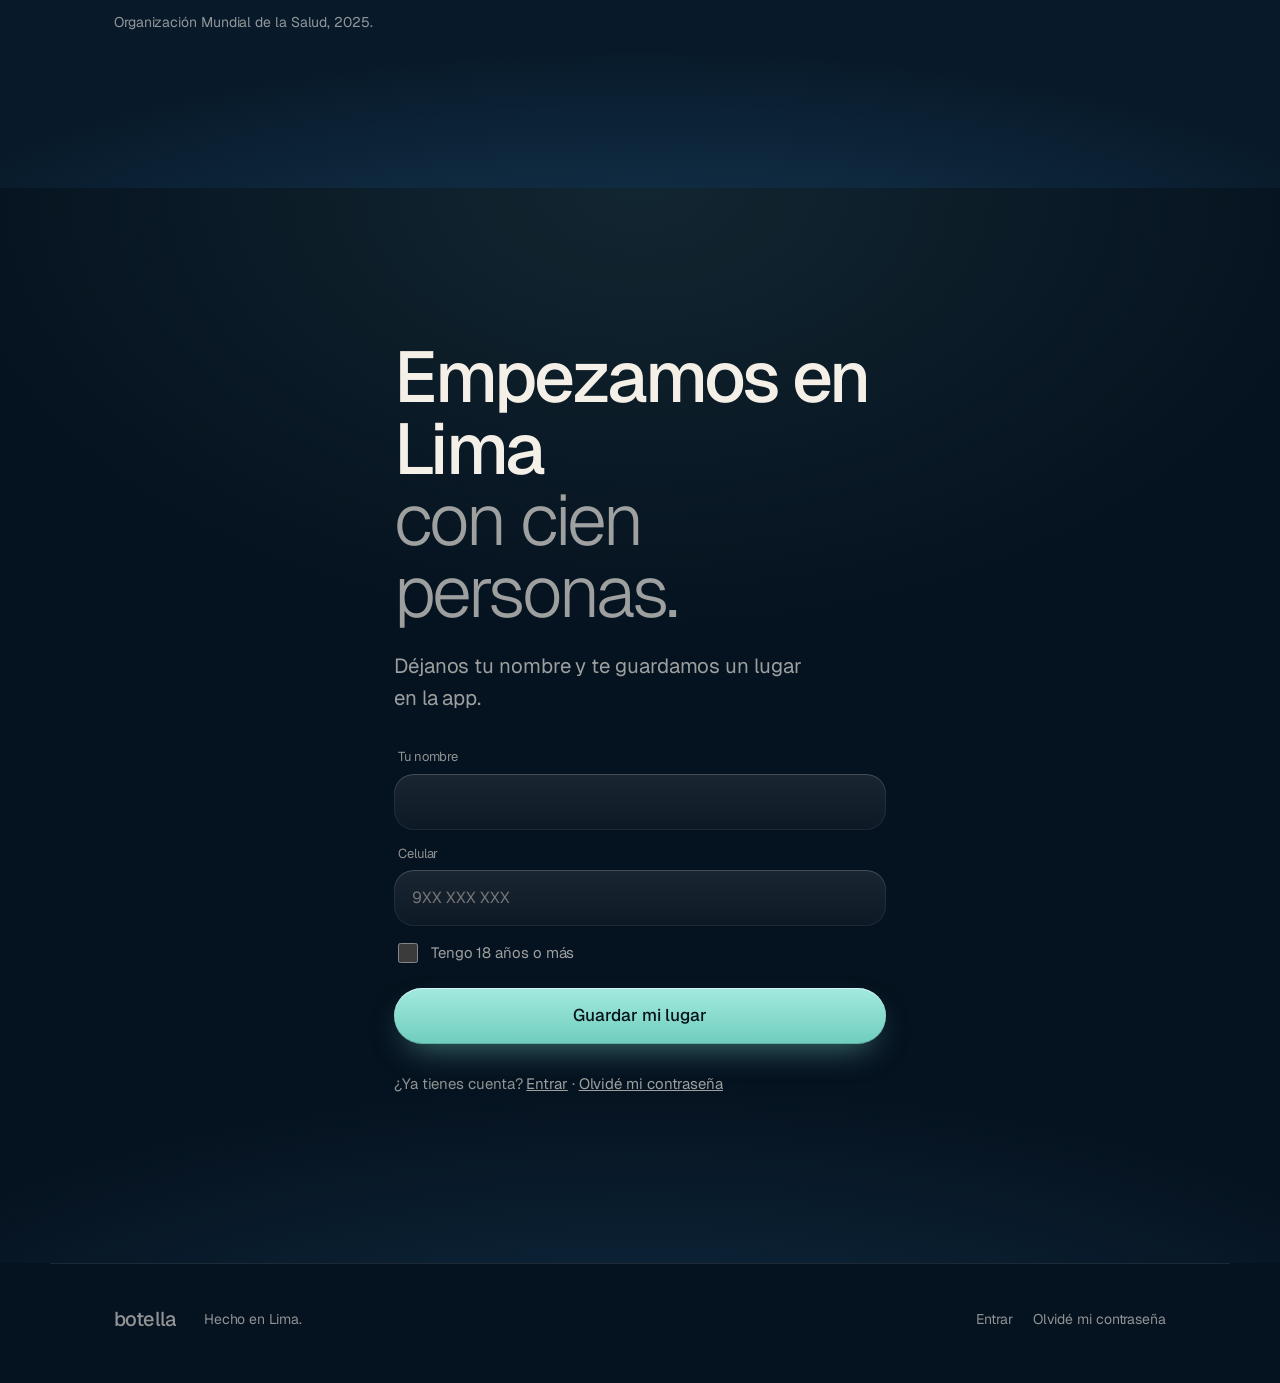
<file: nueva/index.html>
<!DOCTYPE html>
<html lang="es-PE">
<head>
<meta charset="utf-8">
<script>if(/\/nueva$/.test(location.pathname))location.replace(location.pathname+"/"+location.search+location.hash)</script>
<meta name="viewport" content="width=device-width,initial-scale=1,viewport-fit=cover">
<title>Botella · Conoce gente por su voz</title>
<meta name="description" content="Botella es una app de Lima para conocer gente por su voz. Grabas una pregunta y le llega a toda la gente con tus mismos gustos. Sin fotos.">
<meta name="theme-color" content="#05121F">
<link rel="preconnect" href="https://fonts.googleapis.com">
<link rel="preconnect" href="https://fonts.gstatic.com" crossorigin>
<link rel="stylesheet" href="https://fonts.googleapis.com/css2?family=Geist:wght@300;400;500;600&display=swap">
<link rel="stylesheet" href="site.css">
<link rel="preload" as="image" href="img/hero-cine.jpg" media="(min-width: 760px)">
<link rel="preload" as="image" href="img/hero-cine-v.jpg" media="(max-width: 759px)">
</head>
<body>
<header class="bar">
  <a class="wm" href="#top">botella</a>
  <nav><a class="lnk" href="https://botella-app.vercel.app/">Entrar</a><a class="pill" href="#entrar">Pedir mi lugar</a></nav>
</header>

<main id="top">
  <section class="hero" id="hero">
    <div class="pin"><div class="cineimg" id="cine" aria-hidden="true"></div><div class="shade"></div></div>
    <div class="ch ch1 wrap">
      <h1 class="d1">Conoce gente<br><span class="lt">por su voz.</span></h1>
      <p class="lead">Botella es una app de Lima. Grabas una pregunta con tu voz y le llega a toda la gente con tus mismos gustos.</p>
      <div class="ctas"><a class="btn btn-a" href="#entrar">Pedir mi lugar</a><button class="btn btn-2" data-play="majo-say" type="button"><span class="pi"></span>Escuchar un ejemplo</button></div>
    </div>
    <div class="ch ch2 wrap">
      <h2 class="d2">Tu botella llega<br><span class="lt">a toda la gente que puede.</span></h2>
      <div class="reach" id="reach" aria-hidden="true"></div>
      <p class="lead">A todas las personas a quienes les gusta lo mismo que a ti. Y sigue llegando a más hasta que alguien te responde.</p>
    </div>
  </section>

  <section class="band steps" aria-labelledby="h-steps">
    <div class="wrap">
      <h2 id="h-steps" class="d2">Así funciona. <span class="lt">Tres pasos.</span></h2>
      <ol class="three">
        <li><figure><img src="img/grabar.png" alt="Pantalla de grabar una botella" loading="lazy" width="375" height="629"></figure><h3>Graba tu voz.</h3><p>Una pregunta, una confesión o una historia de hasta un minuto.</p></li>
        <li><figure><img src="img/abrir.png" alt="Pantalla de una botella abierta, con la pregunta en papel" loading="lazy" width="375" height="629"></figure><h3>Escucha a otros.</h3><p>Te llegan las botellas de otras personas. Respondes la que quieras, también con tu voz.</p></li>
        <li><figure><img src="img/chat.png" alt="Pantalla de una conversación por pasos" loading="lazy" width="375" height="629"></figure><h3>Conócelos.</h3><p>Primero se hablan con notas de voz. Sus nombres aparecen solo si los dos lo deciden.</p></li>
      </ol>
    </div>
  </section>

  <section class="band listen" aria-labelledby="h-listen">
    <div class="wrap split">
      <div>
        <h2 id="h-listen" class="d2">Escucha<br><span class="lt">una botella.</span></h2>
        <div class="topics" role="tablist" id="topics"></div>
        <p class="note">Son voces de ejemplo. Las de personas reales están en la app.</p>
      </div>
      <article class="paper" id="paper" aria-live="polite">
        <p class="who" id="who"></p>
        <p class="q" id="q"></p>
        <button class="player" id="player" type="button" aria-label="Escuchar esta botella"><span class="pb"></span><span class="wave" id="wave"></span><span class="t" id="t"></span></button>
      </article>
    </div>
  </section>

  <section class="band nots" aria-labelledby="h-nots">
    <div class="wrap">
      <p class="note">En Botella no hay</p>
      <ul class="struck" aria-hidden="true"><li>Fotos</li><li>Likes</li><li>Dónde vives</li></ul>
      <h2 id="h-nots" class="d2 mt">En Botella vales<br><span class="lt">por lo que dices.</span></h2>
    </div>
  </section>

  <section class="band why" aria-labelledby="h-why">
    <div class="wrap">
      <p class="big" id="h-why">Una de cada seis personas se siente sola.<br><span class="lt">Botella hace fácil hablar con alguien nuevo.</span></p>
      <p class="note">Organización Mundial de la Salud, 2025.</p>
    </div>
  </section>

  <section class="band join" id="entrar" aria-labelledby="h-join">
    <div class="wrap narrow">
      <h2 id="h-join" class="d2">Empezamos en Lima<br><span class="lt">con cien personas.</span></h2>
      <p class="lead" id="left">Déjanos tu nombre y te guardamos un lugar en la app.</p>
      <form id="f" class="form" novalidate>
        <label><span>Tu nombre</span><input name="name" required autocomplete="given-name"></label>
        <label><span>Celular</span><input name="phone" type="tel" inputmode="tel" required autocomplete="tel" placeholder="9XX XXX XXX"></label>
        <label class="ck"><input type="checkbox" name="age" required> Tengo 18 años o más</label>
        <button class="btn btn-a" type="submit">Guardar mi lugar</button>
        <p class="err" id="err" hidden></p>
      </form>
      <div class="done" id="done" hidden></div>
      <p class="acc">¿Ya tienes cuenta? <a href="https://botella-app.vercel.app/">Entrar</a> · <a href="https://botella-app.vercel.app/?olvide=1">Olvidé mi contraseña</a></p>
    </div>
  </section>
</main>

<footer class="foot wrap">
  <span class="wm">botella</span>
  <span>Hecho en Lima.</span>
  <nav><a href="https://botella-app.vercel.app/">Entrar</a><a href="https://botella-app.vercel.app/?olvide=1">Olvidé mi contraseña</a></nav>
</footer>

<script src="site.js"></script>
</body>
</html>
</file>
<file: site.css>
/* Botella · web. Mismo sistema que la app (botella-app/ds.css):
   noche #05121F, turquesa = lo principal (uno por vista), crema = solo lo que dice otra persona.
   Letra: Geist, una sola familia en varios pesos. */
:root{
  --bg:#05121F; --bg-2:#081A2B; --elev:#12212F; --surface:rgba(244,239,231,.05);
  --line:rgba(244,239,231,.10); --line-2:rgba(244,239,231,.22);
  --fg:#F4EFE7; --fg-2:#B5AFAB; --fg-3:#938C8A;
  --a:#7FD8C9; --on-a:#04121C; --tonal:rgba(127,216,201,.16); --tonal-2:rgba(127,216,201,.26);
  --sec:rgba(244,239,231,.12); --sec-2:rgba(244,239,231,.18);
  --paper:#F3E6C8; --ink:#2A2016; --ink-2:#6E5F47;
  --danger:#FF8A8D;
  --font:'Geist','Helvetica Neue',Helvetica,Arial,sans-serif;
  --pad:max(20px,env(safe-area-inset-left,0px));
  --out:cubic-bezier(.2,.8,.2,1); --spring:cubic-bezier(.2,1.3,.35,1);
  color-scheme:dark;
}
*{box-sizing:border-box}
[hidden]{display:none!important}
html{-webkit-text-size-adjust:100%;scroll-padding-top:70px;overflow-x:clip;background:var(--bg);scrollbar-color:rgba(244,239,231,.25) var(--bg)}
body{margin:0;background:var(--bg);color:var(--fg);font:400 17px/1.5 var(--font);-webkit-font-smoothing:antialiased;-webkit-tap-highlight-color:transparent}
::selection{background:var(--a);color:var(--on-a)}
a{color:inherit;text-underline-offset:3px;text-decoration-thickness:1px}
button,input,select{font:inherit;color:inherit}
button{background:none;border:0;padding:0;cursor:pointer}
:focus-visible{outline:2px solid var(--a);outline-offset:3px;border-radius:8px}
.wrap{max-width:1120px;margin:0 auto;padding:0 var(--pad)}
.ico{display:inline-grid;place-items:center;width:20px;height:20px;flex:none}
.ico svg,.rit-i svg{width:100%;height:100%;fill:none;stroke:currentColor;stroke-width:1.8;stroke-linecap:round;stroke-linejoin:round}
.ico svg.fill{fill:currentColor;stroke:none}

/* tipografía: Geist en pesos, con tracking cerrado en lo grande */
.d-xl{font-weight:600;font-size:clamp(46px,14vw,104px);line-height:.94;letter-spacing:-.05em;margin:0;text-wrap:balance}
.d-lg{font-weight:600;font-size:clamp(32px,8.6vw,60px);line-height:1;letter-spacing:-.045em;margin:0;text-wrap:balance}
.nb{white-space:nowrap}
.lead{font-size:clamp(17px,4.4vw,20px);line-height:1.5;color:var(--fg-2);max-width:32ch;margin:18px 0 0}
.sec-p{color:var(--fg-2);font-size:17px;line-height:1.55;max-width:44ch;margin:18px 0 0}
.note{color:var(--fg-3);font-size:15px;margin:14px 0 0}
h3{font-weight:600;font-size:18px;letter-spacing:-.015em;margin:0}

/* botones: cápsula con relleno, como en la app */
.btn{display:inline-flex;align-items:center;justify-content:center;gap:10px;height:54px;padding:0 24px;border-radius:999px;font-weight:600;font-size:16px;text-decoration:none;white-space:nowrap;transition:transform .12s var(--out),background .2s,box-shadow .2s}
.btn:active{transform:scale(.97)}
.btn-a{background:var(--a);color:var(--on-a);box-shadow:0 12px 30px -14px rgba(127,216,201,.85)}
.btn-a:hover{box-shadow:0 16px 36px -14px rgba(127,216,201,1)}
.btn-2{background:var(--sec);color:var(--fg)}
.btn-2:hover{background:var(--sec-2)}
.btn-full{width:100%}
.btn[disabled]{opacity:.55;pointer-events:none}
.btn .ico{width:18px;height:18px}

/* barra */
.bar{position:fixed;inset:0 0 auto;z-index:30;display:flex;justify-content:space-between;align-items:center;padding:calc(12px + env(safe-area-inset-top,0px)) var(--pad) 12px;transition:transform .4s var(--out),background .3s,box-shadow .3s}
.bar.solid{background:rgba(5,18,31,.82);backdrop-filter:blur(14px) saturate(1.3);-webkit-backdrop-filter:blur(14px) saturate(1.3);box-shadow:0 1px 0 var(--line)}
.bar.hide{transform:translateY(-105%)}
.wm{font-weight:600;font-size:23px;letter-spacing:-.05em;text-decoration:none;line-height:1}
.bar-cta{height:38px;padding:0 16px;border-radius:999px;background:var(--sec);font-weight:600;font-size:14px;display:inline-flex;align-items:center;text-decoration:none;transition:background .2s}
.bar-cta:hover{background:var(--sec-2)}

/* portada */
.hero{position:relative;min-height:100svh;display:flex;flex-direction:column;justify-content:flex-end;padding:0 0 calc(28px + env(safe-area-inset-bottom,0px));overflow:hidden;isolation:isolate}
.sky{position:absolute;inset:0;width:100%;height:100%;z-index:-2;display:block}
.hero::after{content:"";position:absolute;inset:auto 0 0;height:55%;background:linear-gradient(transparent,rgba(5,18,31,.85) 60%,var(--bg));z-index:-1}
.hero-bottle{position:absolute;left:50%;top:max(25svh,150px);width:min(46vw,250px);transform:translateX(-58%)}
.hero-bottle svg{width:100%;height:auto;display:block;overflow:visible}
.bob{animation:bob 6s ease-in-out infinite;transform-origin:50% 50%;transform:rotate(-24deg)}
@keyframes bob{0%,100%{transform:translateY(0) rotate(-24deg)}50%{transform:translateY(-8px) rotate(-19deg)}}
.hero-in{width:100%}
.ctas{display:grid;gap:10px;margin-top:28px}
.ctas .btn{width:100%}
.btn-2.on .ico{color:var(--a)}
.js .hero-in > *{opacity:0;transform:translateY(16px);filter:blur(6px);animation:rise .9s var(--out) forwards}
.js .hero-in .lead{animation-delay:.12s}.js .hero-in .ctas{animation-delay:.24s}
.js .hero-bottle{opacity:0;animation:float-in 1.6s var(--out) .2s forwards}
@keyframes rise{to{opacity:1;transform:none;filter:none}}
@keyframes float-in{from{opacity:0;translate:0 30px}to{opacity:1;translate:0 0}}

/* secciones */
.sec{padding:clamp(88px,15vw,160px) 0;position:relative}

/* abrir una botella */
.open{background:linear-gradient(var(--bg),var(--bg-2))}
.topics{display:flex;gap:8px;flex-wrap:wrap;margin-top:26px}
.chip{height:38px;padding:0 15px;border-radius:999px;border:1px solid var(--line-2);font-size:14px;font-weight:500;color:var(--fg-2);display:inline-flex;align-items:center;gap:8px;transition:background .2s,border-color .2s,color .2s,transform .12s}
.chip:active{transform:scale(.97)}
.chip[aria-selected="true"]{background:var(--tonal);border-color:var(--a);color:var(--fg)}
.chip .dot{width:9px;height:9px;border-radius:50%;background:var(--c)}
.open-card{margin-top:34px;display:grid;gap:14px}
.paper{background:var(--paper);color:var(--ink);border-radius:8px 8px 26px 26px;padding:22px 20px 20px;box-shadow:0 34px 70px -28px rgba(0,0,0,.85),0 2px 6px rgba(0,0,0,.25);transform-origin:top}
.paper.swap{animation:unroll .6s var(--out)}
@keyframes unroll{from{clip-path:inset(0 0 100% 0);transform:translateY(-8px)}to{clip-path:inset(0 0 0 0);transform:none}}
.paper-m{margin:0;font-size:12px;font-weight:600;letter-spacing:.08em;text-transform:uppercase;color:var(--ink-2)}
.paper-q{font-weight:500;font-size:clamp(24px,6.6vw,32px);line-height:1.1;letter-spacing:-.035em;margin:10px 0 18px;text-wrap:balance}
.player{display:flex;align-items:center;gap:12px;width:100%;background:rgba(42,32,22,.07);border-radius:999px;padding:6px 16px 6px 6px;text-align:left}
.player .pb{width:44px;height:44px;border-radius:50%;background:var(--ink);color:var(--paper);display:grid;place-items:center;flex:none;transition:transform .12s}
.player:active .pb{transform:scale(.94)}
.wv{flex:1;display:flex;align-items:center;gap:2px;height:30px;min-width:0}
.wv i{flex:1;max-width:5px;border-radius:2px;background:currentColor;opacity:.35;height:var(--h);transition:opacity .15s}
.wv i.p{opacity:1}
.player .wv{color:var(--ink)}
.player .t{font-size:13px;color:var(--ink-2);font-variant-numeric:tabular-nums;min-width:30px}

/* anillo de voz: el momento de la página */
.ring-sec{text-align:center;background:var(--bg-2)}
.ring-in .d-lg{max-width:12ch;margin:0 auto}
.ring-wrap{position:relative;width:min(84vw,380px);aspect-ratio:1;margin:26px auto 0}
.ring{width:100%;height:100%;display:block;overflow:visible}
.ring line{stroke:var(--a);stroke-width:3;stroke-linecap:round;opacity:.18;transition:opacity .25s}
.ring line.lit{opacity:1}
.ring-play{position:absolute;left:50%;top:50%;width:30%;aspect-ratio:1;translate:-50% -50%;border-radius:50%;background:var(--a);color:var(--on-a);display:grid;place-items:center;box-shadow:0 18px 40px -16px rgba(127,216,201,.9);transition:transform .15s var(--out)}
.ring-play:hover{transform:scale(1.04)}.ring-play:active{transform:scale(.95)}
.ring-play .ico{width:38%;height:38%}
.ring-cap{color:var(--fg-3);font-size:14px;margin:18px 0 0;font-variant-numeric:tabular-nums}
.ring-in .sec-p{margin:30px auto 0;max-width:36ch}

/* conversación */
.chat-sec{background:linear-gradient(var(--bg-2),var(--bg))}
.stages{list-style:none;display:flex;gap:8px;flex-wrap:wrap;padding:0;margin:26px 0 0}
.stages li{height:36px;padding:0 15px;border-radius:999px;border:1px solid var(--line-2);font-size:14px;font-weight:500;color:var(--fg-3);display:inline-flex;align-items:center;transition:background .4s,border-color .4s,color .4s}
.stages li.on{background:var(--tonal);border-color:var(--a);color:var(--fg)}
.chat{display:grid;gap:12px;margin-top:40px}
.bub{display:flex;align-items:center;gap:10px;border-radius:24px;padding:8px 16px 8px 8px;width:min(300px,86%)}
.bub .pb{width:38px;height:38px;border-radius:50%;display:grid;place-items:center;flex:none}
.bub .pb .ico{width:16px;height:16px}
.bub .wv{height:24px}
.bub .t{font-size:12.5px;font-variant-numeric:tabular-nums}
.bub.them{background:var(--paper);color:var(--ink)}
.bub.them .pb{background:var(--ink);color:var(--paper)}
.bub.them .t{color:var(--ink-2)}
.bub.me{justify-self:end;background:var(--tonal);color:var(--a)}
.bub.me .pb{background:var(--a);color:var(--on-a)}
.bub.me .t{color:var(--fg-2)}
.key-row{display:flex;justify-content:center;margin-top:6px}
.key-pill{display:inline-flex;align-items:center;gap:8px;font-size:13.5px;color:var(--fg-2);padding:8px 14px;border-radius:999px;background:var(--surface);border:1px solid var(--line)}
.key-pill .ico{width:16px;height:16px;color:var(--a)}
.js .chat > *{opacity:0;transform:translateY(14px) scale(.98);transition:opacity .6s var(--out),transform .7s var(--spring)}
.js .chat > .in{opacity:1;transform:none}

/* 8 + 4 */
.shore{position:relative;height:170px;margin:40px 0 0}
.shore .hz{position:absolute;left:0;right:0;top:50%;height:1px;background:linear-gradient(90deg,transparent,rgba(143,183,207,.45) 12%,rgba(143,183,207,.45) 88%,transparent)}
.orb{position:absolute;border-radius:50%;background:radial-gradient(circle at 32% 28%,color-mix(in srgb,var(--c) 80%,white),color-mix(in srgb,var(--c) 50%,#050407) 72%);box-shadow:0 6px 18px -6px color-mix(in srgb,var(--c) 70%,transparent);transition:opacity .5s var(--out),transform .6s var(--spring)}
.orb.near{opacity:0;transform:scale(.4)}
.orb.near.in{opacity:1;transform:none}
.orb.far{opacity:0;transform:scale(.4)}
.orb.far.in{opacity:.7;transform:none}
.shore .lbl{position:absolute;font-size:12.5px;color:var(--fg-3);white-space:nowrap}

/* rituales */
.rit{list-style:none;padding:0;margin:40px 0 0;border-top:1px solid var(--line)}
.rit li{display:grid;grid-template-columns:48px 1fr;gap:16px;padding:22px 0;border-bottom:1px solid var(--line)}
.rit-i{width:44px;height:44px;border-radius:14px;background:var(--tonal);color:var(--a);display:grid;place-items:center;padding:11px}
.rit p,.calm-grid p{margin:4px 0 0;color:var(--fg-2);font-size:16px;max-width:46ch}

/* aquí no hay */
.strike{list-style:none;padding:0;margin:18px 0 0}
.strike li{font-weight:500;font-size:clamp(30px,8.4vw,64px);line-height:1.1;letter-spacing:-.04em;color:var(--fg-3)}
.strike s{text-decoration:none;background:linear-gradient(var(--a),var(--a)) no-repeat 0 55%/calc(var(--s,1) * 100%) 3px}
.off-yes{font-weight:600;font-size:clamp(24px,6.4vw,40px);line-height:1.15;letter-spacing:-.035em;margin:40px 0 0;max-width:20ch}
.off-yes b{color:var(--a);font-weight:600}

/* seguridad */
.calm-grid{display:grid;gap:28px;margin-top:40px}
.calm-grid .rit-i{margin-bottom:14px}

/* registro: hoja elevada, como las de la app */
.sheet{background:var(--elev);border-radius:28px;padding:30px 20px 24px;box-shadow:0 0 0 1px var(--line),0 40px 80px -40px rgba(0,0,0,.8);margin:0 calc(-1 * var(--pad) + 8px)}
.pass{margin:0 0 14px;font-size:14px;color:var(--fg-2);font-variant-numeric:tabular-nums}
.pass b{color:var(--a);font-weight:600}
.left{display:inline-block;margin:16px 0 0;padding:7px 12px;border-radius:999px;background:var(--tonal);color:var(--a);font-size:14px;font-weight:500}
.form{display:grid;gap:18px;margin-top:28px}
.f{display:grid;gap:8px}
.f>span:first-child{font-size:14px;font-weight:500;color:var(--fg-2)}
.f input,.f select{height:54px;border:1px solid var(--line-2);background:var(--surface);border-radius:14px;padding:0 16px;font-size:16px;color:var(--fg);width:100%;outline:none;appearance:none;-webkit-appearance:none;transition:border-color .2s,background .2s}
.f select{background:var(--surface) url("data:image/svg+xml,%3Csvg xmlns='http://www.w3.org/2000/svg' viewBox='0 0 24 24' fill='none' stroke='%23B5AFAB' stroke-width='1.8'%3E%3Cpath d='M6 9l6 6 6-6'/%3E%3C/svg%3E") no-repeat right 14px center/18px}
.f select option{background:var(--elev);color:var(--fg)}
.f input:focus,.f select:focus{border-color:var(--a);background-color:rgba(127,216,201,.06)}
.f input::placeholder{color:#8E8885}
.f small{font-size:13px;color:var(--fg-3)}
.tel{display:flex;align-items:center;border:1px solid var(--line-2);background:var(--surface);border-radius:14px;padding-left:16px;transition:border-color .2s}
.tel:focus-within{border-color:var(--a)}
.tel b{font-weight:500;color:var(--fg-2);padding-right:4px}
.tel input{border:0!important;background:transparent!important;padding-left:8px}
.check{display:flex;align-items:center;gap:12px;text-align:left;font-size:16px;min-height:44px}
.check .box{width:24px;height:24px;border-radius:7px;border:1.5px solid var(--line-2);display:grid;place-items:center;flex:none;transition:background .2s,border-color .2s}
.check svg{width:16px;height:16px;fill:none;stroke:var(--on-a);stroke-width:2.6;stroke-linecap:round;stroke-linejoin:round;stroke-dasharray:22;stroke-dashoffset:22;transition:stroke-dashoffset .35s var(--out)}
.check[aria-checked="true"] .box{background:var(--a);border-color:var(--a)}
.check[aria-checked="true"] svg{stroke-dashoffset:0}
.err{margin:0;color:var(--danger);font-size:15px;font-weight:500}
.err:empty{display:none}
#done-access{margin-top:26px}
.code{margin:14px 0 0;text-align:center;color:var(--fg-2);font-size:14px}
.code b{color:var(--fg);font-weight:600}
.tips{margin:22px 0 0;padding:16px 16px 16px 36px;border-radius:16px;background:var(--surface);font-size:15px;color:var(--fg-2);display:grid;gap:6px}
.share{margin-top:26px;padding-top:22px;border-top:1px solid var(--line)}
.share p{margin:0 0 12px;font-weight:600}

/* preguntas */
.faq .d-lg{margin-bottom:30px}
details{border-top:1px solid var(--line)}
details:last-of-type{border-bottom:1px solid var(--line)}
summary{list-style:none;cursor:pointer;padding:22px 44px 22px 0;font-weight:500;font-size:clamp(19px,5vw,24px);letter-spacing:-.025em;position:relative}
summary::-webkit-details-marker{display:none}
summary::after{content:"";position:absolute;right:6px;top:50%;width:11px;height:11px;margin-top:-8px;border-right:1.8px solid var(--a);border-bottom:1.8px solid var(--a);transform:rotate(45deg);transition:transform .3s var(--out),margin .3s}
details[open] summary::after{transform:rotate(225deg);margin-top:-2px}
details p{margin:-6px 0 22px;color:var(--fg-2);max-width:56ch}

/* por qué */
.why{overflow:hidden;isolation:isolate}
.why::before{content:"";position:absolute;inset:0 0 auto;height:45%;background:linear-gradient(var(--bg),transparent);z-index:-1}
.why .d-lg{max-width:14ch}
.why-grid{display:grid;gap:48px;margin-top:56px}
.stat{margin:0;padding-top:18px;border-top:1px solid var(--line-2)}
.stat-n{font-weight:300;font-size:clamp(96px,28vw,200px);line-height:.8;letter-spacing:-.06em;margin:0;display:flex;align-items:baseline;gap:.12em;font-variant-numeric:tabular-nums}
.stat-n small{font-size:15px;letter-spacing:0;font-weight:500;color:var(--fg-2)}
.stat figcaption{color:var(--fg-2);margin-top:16px;max-width:26ch}
.prose p{font-size:clamp(17px,4.4vw,20px);line-height:1.55;margin:0 0 18px;max-width:34ch;color:var(--fg-2)}
.prose p.big{font-weight:600;font-size:clamp(26px,7vw,40px);line-height:1.1;letter-spacing:-.04em;color:var(--fg);margin-top:32px;max-width:17ch}
.prose .btn{margin-top:10px}

/* pie */
.foot{padding:36px 0 calc(32px + env(safe-area-inset-bottom,0px));border-top:1px solid var(--line)}
.foot-in{display:grid;gap:14px}
.foot p{margin:0;font-size:13.5px;color:var(--fg-3);max-width:60ch}

/* entradas suaves para bloques de texto */
.js .ink{opacity:0;transform:translateY(18px);transition:opacity .9s var(--out),transform 1s var(--out)}
.js .ink.in{opacity:1;transform:none}


/* ---------- movimiento: que la noche esté viva ---------- */
.sky .tw{animation:tw var(--d,3s) ease-in-out var(--dl,0s) infinite}
@keyframes tw{0%,100%{opacity:var(--o,.6)}50%{opacity:.08}}
.sky .wave{animation:wave var(--d,9s) ease-in-out var(--dl,0s) infinite alternate}
@keyframes wave{to{transform:translateX(var(--dx,24px))}}
.sky .glint rect{animation:glint 2.6s ease-in-out infinite;animation-delay:var(--dl,0s)}
@keyframes glint{0%,100%{opacity:var(--o,.4)}50%{opacity:.06}}
.drift-b{will-change:transform}
.d-xl .w{display:inline-block;white-space:pre}
.js .hero-in .d-xl{opacity:1;transform:none;filter:none;animation:none}
.js .d-xl .w{opacity:0;transform:translateY(.4em) rotate(3deg);filter:blur(8px);animation:word .9s var(--out) forwards;animation-delay:calc(var(--i) * 90ms + .15s)}
@keyframes word{to{opacity:1;transform:none;filter:none}}
.js .hero-in .lead{animation-delay:.55s}.js .hero-in .ctas{animation-delay:.7s}
.btn-2.on .ico{position:relative}
.btn-2.on .ico::after{content:"";position:absolute;inset:-7px;border-radius:50%;border:1.5px solid var(--a);animation:sonar 1.4s var(--out) infinite}
@keyframes sonar{from{transform:scale(.6);opacity:1}to{transform:scale(1.6);opacity:0}}

/* abrir: el corcho salta y el papel se desenrolla */
.open-card{position:relative}
.pop{position:absolute;right:-6px;top:-58px;width:132px;z-index:2;pointer-events:none;transform:rotate(-14deg)}
.pop svg{width:100%;height:auto;overflow:visible;filter:drop-shadow(0 0 16px rgba(127,216,201,.5))}
.pop .cork{transform-box:fill-box;transform-origin:50% 50%}
.js .open-card.in .pop .cork{animation:cork 1s var(--out) .25s forwards}
@keyframes cork{30%{transform:translate(6px,-4px)}100%{transform:translate(34px,-46px) rotate(220deg);opacity:0}}
.js .open-card.in .pop .spark{animation:spark .7s var(--out) .45s both}
@keyframes spark{from{opacity:0;transform:scale(.3)}50%{opacity:1}to{opacity:0;transform:scale(1.3)}}
.pop .spark{transform-box:fill-box;transform-origin:center;opacity:0}
.js .open-card .paper{clip-path:inset(0 0 100% 0)}
.js .open-card.in .paper{animation:unroll .9s var(--out) .55s forwards}
.js .open-card.in .paper.swap{animation:unroll .6s var(--out) forwards}
.player:not(.playing) .wv i{animation:breathe 1.6s ease-in-out infinite;animation-delay:calc(var(--k) * 55ms)}
@keyframes breathe{0%,100%{transform:scaleY(1)}50%{transform:scaleY(.55)}}
.player .wv i{transform-origin:center}

/* anillo: gira despacio y respira */
.ring{animation:spin 80s linear infinite}
@keyframes spin{to{transform:rotate(360deg)}}
.sonar{position:absolute;left:50%;top:50%;width:30%;aspect-ratio:1;translate:-50% -50%;border-radius:50%;border:1.5px solid var(--a);opacity:0;animation:sonar2 2.8s var(--out) infinite;pointer-events:none}
.sonar.s2{animation-delay:1.4s}
@keyframes sonar2{from{transform:scale(1);opacity:.7}to{transform:scale(2.1);opacity:0}}

/* conversación: alguien está grabando */
.rec{display:inline-flex;align-items:center;gap:8px;height:40px;padding:0 16px 0 12px;border-radius:999px;background:var(--surface);border:1px solid var(--line);font-size:13.5px;color:var(--fg-2);width:max-content}
.rec.me{justify-self:end}
.rec .dot{width:9px;height:9px;border-radius:50%;background:#FF6B6F;animation:recdot 1s ease-in-out infinite}
@keyframes recdot{50%{opacity:.25}}
.rec .mini{display:flex;gap:2px;align-items:center;height:16px}
.rec .mini i{width:3px;border-radius:2px;background:var(--fg-2);height:100%;animation:bounce .8s ease-in-out infinite;animation-delay:calc(var(--k) * 90ms)}
@keyframes bounce{0%,100%{transform:scaleY(.3)}50%{transform:scaleY(1)}}
.bub .wv i.p{opacity:1}
.stages li.on{animation:chip-pop .45s var(--spring)}
@keyframes chip-pop{40%{transform:scale(1.08)}}
.key-row.in .ico{animation:turn .9s var(--spring) .2s both}
@keyframes turn{from{transform:rotate(-90deg)}to{transform:none}}

/* 8 orillas: la botella viaja y se reparte */
.shore{height:auto}
.shore svg{display:block;width:100%;height:auto;overflow:visible}
.shore .path{fill:none;stroke:rgba(127,216,201,.55);stroke-width:1.2;stroke-dasharray:3 4}
.shore .lbl{position:static;display:block;margin-top:10px;white-space:normal;max-width:48%}
.shore .lbls .lbl:last-child{text-align:right}
.shore .lbls{display:flex;justify-content:space-between;gap:12px}

/* íconos de rituales con vida propia */
.in .rit-i svg,.rit li.in .rit-i svg,.calm-grid > div.in .rit-i svg{animation:var(--anim) var(--dur,3.2s) var(--out) infinite}
.rit-i[data-ico="tide"]{--anim:i-tide;--dur:2.4s}
.rit-i[data-ico="plus"]{--anim:i-plus}
.rit-i[data-ico="seal"]{--anim:i-seal}
.rit-i[data-ico="key"]{--anim:i-key}
.rit-i[data-ico="pin"]{--anim:i-pin;--dur:2.4s}
.rit-i[data-ico="lock"]{--anim:i-pin;--dur:3.6s}
.rit-i[data-ico="adult"]{--anim:i-seal;--dur:4s}
.rit-i[data-ico="flag"]{--anim:i-flag;--dur:2.6s}
@keyframes i-tide{0%,100%{transform:translateX(-2px)}50%{transform:translateX(2px)}}
@keyframes i-plus{0%,60%{transform:none}75%{transform:rotate(90deg) scale(1.15)}90%,100%{transform:rotate(90deg)}}
@keyframes i-seal{0%,55%{transform:none}65%{transform:scale(1.25) rotate(-8deg)}75%{transform:scale(.92)}85%,100%{transform:none}}
@keyframes i-key{0%,50%{transform:none}65%,80%{transform:rotate(-35deg)}100%{transform:none}}
@keyframes i-pin{0%,50%,100%{transform:none}62%{transform:translateY(-4px)}74%{transform:translateY(0)}82%{transform:translateY(-2px)}}
@keyframes i-flag{0%,100%{transform:skewY(0)}50%{transform:skewY(-6deg)}}
.rit-i svg{transform-origin:center}

/* constelación en la carta nocturna */
.const{position:absolute;right:-20px;top:40px;width:min(520px,100vw);height:auto;z-index:-1;opacity:.9}
.const line{stroke:rgba(127,216,201,.4);stroke-width:.8}
.const circle{fill:#F4EFE7}
.const circle.one{fill:var(--a)}

@media (max-height:620px) and (max-width:599px){
  .hero-bottle{top:110px;width:38vw}
  .d-xl{font-size:44px}
  .ctas{margin-top:20px}
}
@media (min-width:600px){
  .ctas{display:flex;flex-wrap:wrap}
  .ctas .btn{width:auto}
}
@media (min-width:900px){
  body{font-size:18px}
  .bar{padding-inline:max(var(--pad),calc((100vw - 1120px)/2 + 20px))}
  .hero{justify-content:center;padding-top:80px}
  .hero::after{height:100%;background:linear-gradient(90deg,rgba(5,18,31,.8),rgba(5,18,31,.15) 55%,transparent),linear-gradient(transparent 65%,var(--bg))}
  .hero-in .d-xl{max-width:7.5ch}
  .hero-bottle{left:auto;right:max(5vw,calc((100vw - 1120px)/2 + 20px));top:46%;width:min(28vw,360px);transform:none}
  .open-in,.chat-in{display:grid;grid-template-columns:1fr 1fr;gap:72px;align-items:center}
  .open-card,.chat{margin-top:0}
  .reach-in{display:grid;grid-template-columns:1fr 1.1fr;gap:24px 72px;align-items:center}
  .reach-in .shore{grid-column:2;grid-row:1/3;margin:0}
  .rit{display:grid;grid-template-columns:1fr 1fr;column-gap:56px}
  .calm-grid{grid-template-columns:repeat(3,1fr);gap:40px}
  .sheet{display:grid;grid-template-columns:1fr 1fr;gap:64px;padding:56px;margin:0}
  .sheet .form,.sheet .done{margin-top:0}
  .faq .wrap{max-width:860px}
  .why-grid{grid-template-columns:1fr 1.2fr;gap:80px}
  .foot-in{grid-template-columns:auto 1fr;align-items:center;gap:40px}
  .foot p{justify-self:end;text-align:right}
}

@media (prefers-reduced-motion:reduce){
  *,*::before,*::after{animation:none!important;transition-duration:.01ms!important}
  .js .d-xl .w{opacity:1;transform:none;filter:none}
  .js .open-card .paper{clip-path:none}
  .pop .cork{opacity:0}
  .js .hero-in > *,.js .hero-bottle{opacity:1;transform:none;filter:none}
  .js .ink,.js .chat > *{opacity:1;transform:none}
  .orb.near,.orb.far{opacity:1;transform:none}
}
.hero .sky{top:-80px;height:calc(100% + 80px);will-change:transform}

/* ---------- historia 3D de la portada (3d/home.js): un solo mar detrás de cuatro capítulos ---------- */
.story{position:relative}
.story>.gl,.gl-scrim{display:none}
html.gl .story>.gl{display:block;position:fixed;inset:0;width:100%;height:100lvh;z-index:0;opacity:0;transition:opacity .8s var(--out)}
html.gl-on .story>.gl{opacity:1}
html.gl .gl-scrim{display:block;position:fixed;inset:0;z-index:1;pointer-events:none;background:linear-gradient(180deg,rgba(5,18,31,.66) 0,rgba(5,18,31,.42) 30%,rgba(5,18,31,.1) 50%,rgba(5,18,31,.88) 100%)}
html.gl-off .story>.gl,html.gl-off .gl-scrim{visibility:hidden}
html.gl .story .ch{position:relative;z-index:2;background:none}
html.gl .hero .sky,html.gl .hero-bottle,html.gl .hero::after{display:none}
html.gl .story .hero .d-xl{font-size:clamp(42px,11.6vw,96px);letter-spacing:-.05em}
.story .reach,.story .ch-tide{min-height:100svh;display:flex;flex-direction:column;justify-content:flex-end;padding-bottom:calc(40px + env(safe-area-inset-bottom,0px))}
.story .ch-tide .ctas{margin-top:24px}
.story .reach>.wrap,.story .ch-tide>.wrap{width:100%}
html.gl .story .open{min-height:100svh}
@media (min-width:900px){
  html.gl .gl-scrim{background:linear-gradient(90deg,rgba(5,18,31,.72) 0,rgba(5,18,31,.2) 46%,rgba(5,18,31,0) 70%)}
  .story .reach,.story .ch-tide{justify-content:center}
  .story .reach .sec-p,.story .ch-tide .sec-p{max-width:40ch}
  .story .reach .d-lg,.story .ch-tide .d-lg{max-width:11ch}
}
@media (prefers-reduced-motion:reduce){html.gl .story>.gl{transition:none}}
/* Cierre en 3D: luces que se encienden en el mar (por qué) y tu botella saliendo al mar (registro) */
canvas.gl-why,canvas.gl-done{display:none}
html.gl .why>.gl-why{display:block;position:absolute;inset:0;width:100%;height:100%;z-index:-2}
html.why-3d .why>#sky2{display:none}
html.why-3d .why::after{content:"";position:absolute;inset:auto 0 0;height:50%;background:linear-gradient(transparent,rgba(5,18,31,.7));z-index:-1;pointer-events:none}
html.why-3d .why :is(.big,.prose p){text-shadow:0 1px 18px rgba(5,18,31,.9)}
html.gl .done>.gl-done{display:block;width:100%;height:190px;border-radius:20px;margin:0 0 22px;opacity:0;transition:opacity .6s var(--out)}
html.gl .done>.gl-done.on{opacity:1}
@media (prefers-reduced-motion:reduce){html.gl .done>.gl-done{transition:none}}
</file>
<file: nueva/site.css>
/* Botella web · nueva
   VOZ: de noche, tranquila, segura. Frases cortas; una idea por pantalla.
   IDEA: el mismo mar de la app. La botella baja al agua y el faro la encuentra mientras bajas.
   PICTURE: portada 3D (botella de vidrio + faro), luego pantallas reales de la app.
   COLOR: noche #05121F, turquesa #7FD8C9 solo para la acción, crema #F3E6C8 solo para la voz de otra persona.
   TYPE: Geist 300/400/500; titulares grandes en dos tonos de peso, nunca en color.
   LAYOUT: bandas a todo el ancho, contenido hasta 1180 px; en celular todo en una columna. */
:root{--bg:#05121F;--bg2:#081A2A;--fg:#F4EFE7;--fg2:rgba(244,239,231,.64);--fg3:rgba(244,239,231,.42);--line:rgba(244,239,231,.1);--a:#7FD8C9;--on-a:#04121C;--paper:#F3E6C8;--ink:#2A2016;--in:cubic-bezier(.16,1,.3,1);color-scheme:dark}
*{box-sizing:border-box;min-width:0}
html{scroll-behavior:smooth;scroll-padding-top:72px}
body{margin:0;background:var(--bg);color:var(--fg);font:400 17px/1.55 Geist,"Helvetica Neue",Helvetica,Arial,sans-serif;letter-spacing:-.005em;-webkit-font-smoothing:antialiased;overflow-x:clip}
a{color:inherit}
button,input{font:inherit;color:inherit}
:focus-visible{outline:2px solid var(--a);outline-offset:3px;border-radius:10px}
.wrap{width:100%;max-width:1180px;margin:0 auto;padding-inline:max(24px,5vw)}
.wrap.narrow{max-width:620px}
.lt{font-weight:300;color:var(--fg2)}

.bar{position:fixed;inset:0 0 auto;z-index:10;display:flex;align-items:center;justify-content:space-between;padding:calc(env(safe-area-inset-top,0px) + 14px) max(24px,5vw) 14px;transition:background .3s,backdrop-filter .3s}
.bar.solid{background:rgba(5,18,31,.72);backdrop-filter:blur(14px);-webkit-backdrop-filter:blur(14px);box-shadow:0 1px 0 var(--line)}
.wm{font-weight:500;font-size:20px;letter-spacing:-.03em;text-decoration:none}
.bar nav{display:flex;align-items:center;gap:6px}
.lnk{text-decoration:none;color:var(--fg2);font-size:15px;padding:10px 14px}
.lnk:hover{color:var(--fg)}
.pill{text-decoration:none;font-size:15px;font-weight:500;height:40px;display:inline-flex;align-items:center;padding:0 18px;border-radius:999px;background:rgba(244,239,231,.1);box-shadow:inset 0 0 0 1px rgba(244,239,231,.18)}
@media(max-width:520px){.lnk{display:none}}

.d1{font-size:clamp(44px,8.4vw,112px);line-height:.98;letter-spacing:-.045em;font-weight:500;margin:0;text-wrap:balance}
.d2{font-size:clamp(36px,5.6vw,72px);line-height:1;letter-spacing:-.04em;font-weight:500;margin:0;text-wrap:balance}
.lead{font-size:clamp(17px,1.6vw,21px);color:var(--fg2);max-width:30ch;margin:22px 0 0;text-wrap:pretty}
.note{font-size:14px;color:var(--fg3);margin:18px 0 0}

.btn{display:inline-flex;align-items:center;justify-content:center;gap:10px;height:56px;padding:0 28px;border-radius:999px;border:0;font-weight:500;font-size:17px;text-decoration:none;cursor:pointer;transition:transform .14s var(--in),background .2s}
.btn:active{transform:scale(.97)}
.btn-a{background:var(--a);color:var(--on-a)}
.btn-2{background:rgba(244,239,231,.08);box-shadow:inset 0 0 0 1px rgba(244,239,231,.2)}
.btn-2:hover{background:rgba(244,239,231,.13)}
.pi{width:0;height:0;border-left:10px solid currentColor;border-top:6px solid transparent;border-bottom:6px solid transparent}
.btn-2.playing .pi{width:10px;height:12px;border:0;border-left:3px solid currentColor;border-right:3px solid currentColor}
.ctas{display:flex;flex-wrap:wrap;gap:10px;margin-top:34px}

/* ---------- portada 3D ---------- */
.hero{position:relative;height:220vh}
.pin{position:sticky;top:0;height:100vh;height:100svh;overflow:hidden}
#cine{position:absolute;inset:0;background:#03080F center/cover no-repeat;transform-origin:70% 62%;will-change:transform}
.cinecv{position:absolute;inset:0;width:100%;height:100%;display:block;pointer-events:none}
@media (max-width:759px){#cine{background-position:center top;transform-origin:46% 30%}.hero .ch1{justify-content:flex-end;padding-bottom:5vh}.shade{background:linear-gradient(to top,var(--bg) 8%,rgba(5,18,31,.85) 40%,rgba(5,18,31,0) 70%)}}
.shade{position:absolute;inset:0;background:linear-gradient(90deg,rgba(5,18,31,.78) 0%,rgba(5,18,31,.25) 48%,rgba(5,18,31,0) 70%),linear-gradient(to top,var(--bg) 0%,rgba(5,18,31,0) 26%)}
.pin{background:radial-gradient(90% 70% at 70% 30%,#173E5C,#0A2238 45%,var(--bg) 80%)}
.ch{position:absolute;left:0;right:0}
.ch1{top:0;height:100vh;height:100svh;display:flex;flex-direction:column;justify-content:center}
.ch2{top:120vh;height:100vh;display:flex;flex-direction:column;justify-content:center}
.reach{display:flex;flex-wrap:wrap;max-width:330px;gap:10px;align-items:center;margin-top:28px}
.reach i{width:14px;height:14px;border-radius:50%;box-shadow:inset 0 0 0 1.5px var(--fg3);transition:background .5s var(--in),box-shadow .5s,transform .5s var(--in)}
.reach i.on{background:var(--a);box-shadow:0 0 18px rgba(127,216,201,.6);transform:scale(1.08)}
.reach i.later{box-shadow:inset 0 0 0 1.5px rgba(255,231,176,.4)}
.reach i.later.on{background:#FFE7B0;box-shadow:0 0 14px rgba(255,231,176,.5)}
.reach .sep{width:1px;height:18px;background:var(--line);margin:0 4px}
@media(max-width:759px){
  .shade{background:linear-gradient(to top,rgba(5,18,31,.96) 0%,rgba(5,18,31,.7) 38%,rgba(5,18,31,0) 62%)}
  .ch1{justify-content:flex-end;padding-bottom:max(48px,8vh)}
  .ch2{justify-content:flex-end;padding-bottom:16vh}
  .ctas .btn{flex:1 1 auto}
  .reach{gap:7px}.reach i{width:11px;height:11px}
}

/* ---------- bandas ---------- */
.band{padding:clamp(88px,12vw,168px) 0}
.steps{background:var(--bg)}
.three{list-style:none;padding:0;margin:64px 0 0;display:grid;grid-template-columns:repeat(3,minmax(0,1fr));gap:clamp(20px,3vw,40px)}
.three figure{margin:0 0 26px;border-radius:34px;overflow:hidden;background:var(--bg2);box-shadow:0 0 0 1px var(--line),0 40px 80px -40px rgba(0,0,0,.8);aspect-ratio:375/629}
.three img{display:block;width:100%;height:auto}
.three h3{font-size:26px;font-weight:500;letter-spacing:-.03em;margin:0}
.three p{color:var(--fg2);margin:6px 0 0;max-width:28ch}
@media(max-width:820px){.three{grid-template-columns:none;grid-auto-flow:column;grid-auto-columns:78%;overflow-x:auto;scroll-snap-type:x mandatory;margin-inline:calc(-1*max(24px,5vw));padding-inline:max(24px,5vw);scrollbar-width:none}.three::-webkit-scrollbar{display:none}.three li{scroll-snap-align:start}}

.listen{background:linear-gradient(var(--bg),var(--bg2))}
.split{display:grid;grid-template-columns:1fr minmax(0,500px);gap:clamp(40px,6vw,96px);align-items:center}
@media(max-width:860px){.split{grid-template-columns:none}}
.topics{display:flex;flex-wrap:wrap;gap:8px;margin-top:34px}
.topics button{height:44px;padding:0 18px;border-radius:999px;border:0;background:none;box-shadow:inset 0 0 0 1px rgba(244,239,231,.2);color:var(--fg2);cursor:pointer;font-size:15px;transition:background .2s,color .2s}
.topics button[aria-selected=true]{background:var(--fg);color:var(--bg);box-shadow:none}
.paper{background:var(--paper);color:var(--ink);border-radius:32px;padding:clamp(24px,3vw,36px);box-shadow:0 50px 90px -40px rgba(0,0,0,.85);transition:transform .5s var(--in)}
.paper.swap{animation:sw .6s var(--in)}
@keyframes sw{from{opacity:0;transform:translateY(16px) scale(.97)}}
.who{font-size:14px;color:rgba(42,32,22,.6);margin:0 0 14px;display:flex;gap:8px;align-items:center}
.who i{width:10px;height:10px;border-radius:50%}
.q{font-size:clamp(26px,2.8vw,36px);line-height:1.1;letter-spacing:-.03em;font-weight:500;margin:0 0 28px;text-wrap:balance}
.player{display:flex;align-items:center;gap:16px;width:100%;background:none;border:0;padding:0;cursor:pointer;color:var(--ink)}
.pb{width:56px;height:56px;border-radius:50%;background:var(--ink);flex:none;display:grid;place-items:center}
.pb::before{content:"";border-left:14px solid var(--paper);border-top:8px solid transparent;border-bottom:8px solid transparent;margin-left:4px}
.player.playing .pb::before{border:0;width:14px;height:16px;border-left:4px solid var(--paper);border-right:4px solid var(--paper);margin:0;box-sizing:border-box}
.wave{flex:1;display:flex;align-items:center;gap:3px;height:40px}
.wave i{flex:1;background:currentColor;opacity:.25;border-radius:3px;transition:opacity .15s}
.wave i.on{opacity:1}
.t{font-size:14px;font-variant-numeric:tabular-nums;opacity:.65}

.nots{text-align:left}
.struck{list-style:none;padding:0;margin:0;display:flex;flex-wrap:wrap;gap:4px 36px}
.struck li{font-size:clamp(40px,7vw,96px);font-weight:300;letter-spacing:-.045em;color:var(--fg3);position:relative;line-height:1.1}
.struck li::after{content:"";position:absolute;left:-2%;right:-2%;top:55%;height:3px;background:var(--a);transform:scaleX(0);transform-origin:left;transition:transform .7s var(--in)}
.struck.in li::after{transform:scaleX(1)}
.struck.in li:nth-child(2)::after{transition-delay:.15s}.struck.in li:nth-child(3)::after{transition-delay:.3s}
.mt{margin-top:clamp(40px,6vw,72px)}

.why{background:var(--bg2)}
.big{font-size:clamp(30px,4.4vw,58px);line-height:1.08;letter-spacing:-.035em;font-weight:500;margin:0;max-width:20ch;text-wrap:balance}

.join{background:radial-gradient(80% 60% at 50% 0%,rgba(127,216,201,.09),transparent 70%),var(--bg)}
.form{display:grid;gap:14px;margin-top:34px}
.form label span{display:block;font-size:13px;color:var(--fg3);margin:0 0 6px 4px}
.form input:not([type=checkbox]){width:100%;height:56px;border-radius:16px;border:0;background:rgba(244,239,231,.06);box-shadow:inset 0 0 0 1px var(--line);padding:0 18px;font-size:16px;outline:none}
.form input:focus{box-shadow:inset 0 0 0 1.5px var(--a)}
.ck{display:flex;align-items:center;gap:10px;font-size:15px;color:var(--fg2)}
.ck input{width:20px;height:20px;accent-color:#7FD8C9}
.form .btn{margin-top:8px;width:100%}
.err{color:#FF9A9C;font-size:14px;margin:0}
.done{margin-top:34px;padding:28px;border-radius:28px;background:rgba(127,216,201,.08);box-shadow:inset 0 0 0 1px rgba(127,216,201,.25)}
.done h3{font-size:28px;font-weight:500;letter-spacing:-.03em;margin:0 0 8px}
.done p{color:var(--fg2);margin:0 0 20px}
.done .btn{width:100%}
.acc{margin-top:28px;color:var(--fg3);font-size:15px}
.acc a{color:var(--fg2)}

.foot{display:flex;flex-wrap:wrap;gap:12px 28px;align-items:center;padding-top:40px;padding-bottom:calc(env(safe-area-inset-bottom,0px) + 48px);color:var(--fg3);font-size:14px;border-top:1px solid var(--line)}
.foot nav{margin-left:auto;display:flex;gap:20px}
.foot a{text-decoration:none}.foot a:hover{color:var(--fg)}

[data-in]>*{transition:opacity .8s var(--in),transform .8s var(--in)}
[data-in].wait>*{opacity:0;transform:translateY(24px)}
[data-in]>*:nth-child(2){transition-delay:.06s}[data-in]>*:nth-child(3){transition-delay:.12s}
@media (prefers-reduced-motion:reduce){*,*::before,*::after{animation:none!important;transition:none!important}html{scroll-behavior:auto}}

/* ---------- Vidrio nocturno (dirección elegida, 26/11): el vidrio de la botella 3D en toda la interfaz ---------- */
:root{--fg3:rgba(244,239,231,.58);--glass:linear-gradient(180deg,rgba(244,239,231,.085),rgba(244,239,231,.03));--glass-edge:inset 0 1px 0 rgba(255,255,255,.12),inset 0 0 0 1px rgba(244,239,231,.07)}
.btn-a{background:linear-gradient(180deg,#A3EADF,#6FCDBD);box-shadow:inset 0 1px 0 rgba(255,255,255,.55),inset 0 -1px 0 rgba(4,18,28,.15),0 14px 34px -14px rgba(127,216,201,.6)}
.btn-2,.pill{background:var(--glass);box-shadow:var(--glass-edge);backdrop-filter:blur(14px);-webkit-backdrop-filter:blur(14px)}
.btn-2:hover{background:linear-gradient(180deg,rgba(244,239,231,.13),rgba(244,239,231,.05))}
.topics button{background:var(--glass);box-shadow:var(--glass-edge)}
.three figure{box-shadow:inset 0 1px 0 rgba(255,255,255,.14),0 0 0 1px rgba(244,239,231,.08),0 40px 80px -40px rgba(2,10,20,.9);background:var(--bg2)}
.listen{background:radial-gradient(90% 60% at 80% 40%,rgba(40,98,140,.35),transparent 65%),linear-gradient(var(--bg),var(--bg2))}
.why{background:radial-gradient(100% 70% at 50% 120%,rgba(40,98,140,.45),transparent 62%),var(--bg2)}
.join{background:radial-gradient(80% 60% at 50% 0%,rgba(127,216,201,.1),transparent 70%),radial-gradient(120% 60% at 50% 120%,rgba(40,98,140,.4),transparent 62%),var(--bg)}
.form input:not([type=checkbox]){background:var(--glass);box-shadow:var(--glass-edge);border-radius:20px}
.form input:focus{box-shadow:inset 0 1px 0 rgba(255,255,255,.12),inset 0 0 0 1.5px var(--a)}
.done{background:var(--glass);box-shadow:var(--glass-edge),0 30px 60px -30px rgba(2,10,20,.9);border-radius:24px}
.paper{box-shadow:0 0 0 1px rgba(255,255,255,.5) inset,0 40px 80px -36px rgba(2,10,20,.9)}
.ch .lead{color:rgba(244,239,231,.84);text-shadow:0 2px 22px rgba(5,18,31,.95),0 0 3px rgba(5,18,31,.85)}
.ch .d1,.ch .d2{text-shadow:0 4px 40px rgba(5,18,31,.6)}
</file>
